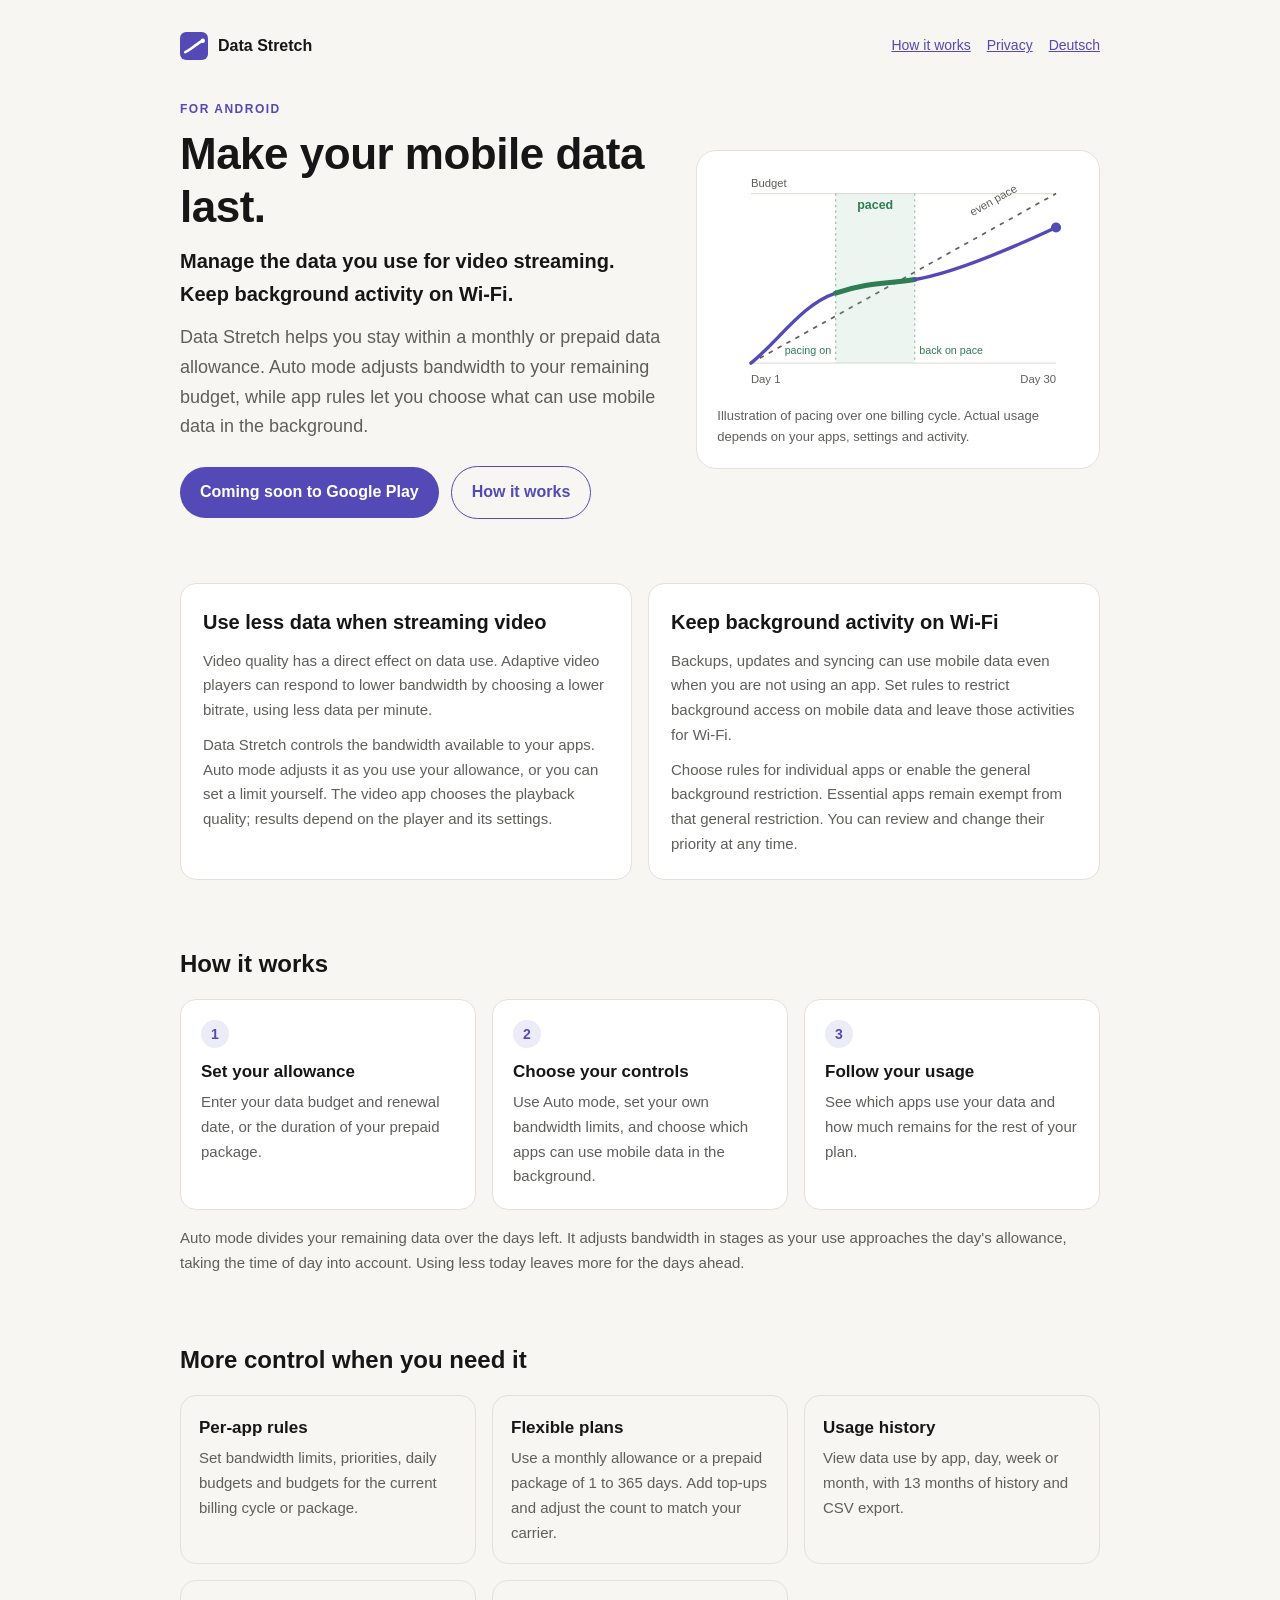
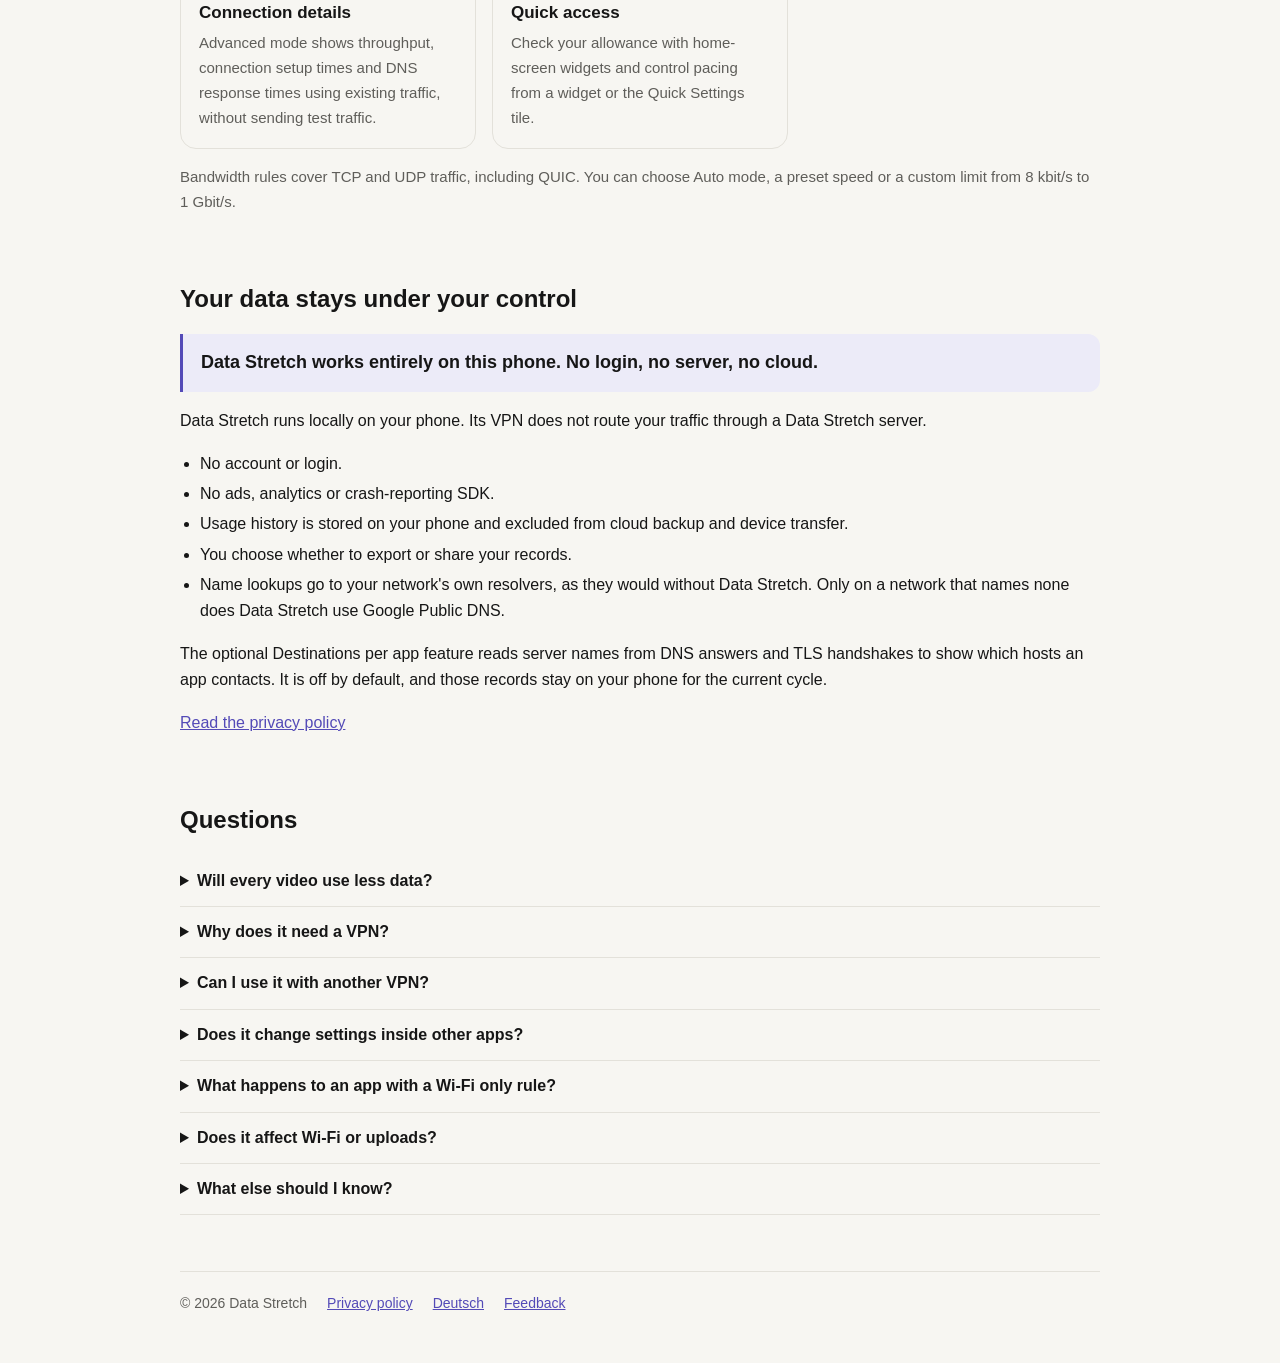
<file: index.html>
<!doctype html>
<html lang="en">
<head>
<meta charset="utf-8">
<meta name="viewport" content="width=device-width,initial-scale=1">
<title>Data Stretch | Manage video streaming and mobile data</title>
<meta name="description" content="Make your mobile data last with Data Stretch for Android. Manage streaming bandwidth, restrict background data use and track your allowance by app.">

<link rel="canonical" href="https://tensor-tide.github.io/datastretch/">
<link rel="alternate" hreflang="en" href="https://tensor-tide.github.io/datastretch/">
<link rel="alternate" hreflang="de" href="https://tensor-tide.github.io/datastretch/de/">
<link rel="alternate" hreflang="x-default" href="https://tensor-tide.github.io/datastretch/">
<link rel="icon" href="favicon.svg" type="image/svg+xml">
<link rel="apple-touch-icon" href="apple-touch-icon.png">
<meta name="theme-color" content="#f7f6f2" media="(prefers-color-scheme: light)">
<meta name="theme-color" content="#0e0e10" media="(prefers-color-scheme: dark)">
<meta property="og:type" content="website">
<meta property="og:site_name" content="Data Stretch">
<meta property="og:title" content="Data Stretch | Manage video streaming and mobile data">
<meta property="og:description" content="Manage streaming bandwidth and background data on Android, so your allowance lasts. Data Stretch works entirely on this phone. No login, no server, no cloud.">
<meta property="og:url" content="https://tensor-tide.github.io/datastretch/">
<meta property="og:image" content="https://tensor-tide.github.io/datastretch/og.png">
<meta property="og:image:width" content="1200">
<meta property="og:image:height" content="630">
<meta property="og:locale" content="en_GB">
<meta property="og:locale:alternate" content="de_DE">
<meta name="twitter:card" content="summary_large_image">
<link rel="stylesheet" href="style.css">
<script type="application/ld+json">
{
  "@context": "https://schema.org",
  "@type": "SoftwareApplication",
  "name": "Data Stretch",
  "operatingSystem": "Android",
  "applicationCategory": "UtilitiesApplication",
  "description": "Manages streaming bandwidth and background mobile data so a monthly or prepaid allowance lasts. Works entirely on the phone, with no account, server or cloud.",
  "url": "https://tensor-tide.github.io/datastretch/",
  "inLanguage": ["en", "de"]
}
</script>
</head>
<body class="wide">
<a class="skip" href="#main">Skip to content</a>
<header class="site-header">
  <a class="brand" href="./"><img src="favicon.svg" alt="" width="28" height="28">Data Stretch</a>
  <nav aria-label="Site">
    <a href="#how-it-works">How it works</a>
    <a href="privacy/">Privacy</a>
    <a href="de/" hreflang="de" lang="de">Deutsch</a>
  </nav>
</header>

<main id="main">
<div class="hero">
  <div>
    <div class="eyebrow">For Android</div>
    <h1>Make your mobile data last.</h1>
    <p class="sub">Manage the data you use for video streaming. Keep background activity on Wi-Fi.</p>
    <p class="lede">Data Stretch helps you stay within a monthly or prepaid data allowance. Auto mode adjusts bandwidth to your remaining budget, while app rules let you choose what can use mobile data in the background.</p>
    <div class="cta">
      <!-- The app is in closed testing; the listing is not public yet. When it is, this becomes a link to https://play.google.com/store/apps/details?id=app.datapace -->
      <span class="button" aria-disabled="true">Coming soon to Google Play</span>
      <a class="button ghost" href="#how-it-works">How it works</a>
    </div>
  </div>
  <figure class="pace-figure">
    <svg viewBox="0 0 320 200" role="img" aria-labelledby="pace-title pace-desc">
      <title id="pace-title">Data use against an even pace</title>
      <desc id="pace-desc">A dashed diagonal line shows an even pace from zero to the full budget at the end of the cycle. The actual usage line rises quickly at first, then flattens as pacing starts, and stays under the budget. A green band marks the days when Data Stretch paces; the line turns green inside it.</desc>
      <line x1="30" y1="20" x2="300" y2="20" style="stroke:var(--rule)" stroke-width="1"/>
      <line x1="30" y1="170" x2="300" y2="170" style="stroke:var(--rule)" stroke-width="1"/>
      <text x="30" y="14" font-size="10" style="fill:var(--soft)">Budget</text>
      <text x="30" y="188" font-size="10" style="fill:var(--soft)">Day 1</text>
      <text x="300" y="188" font-size="10" text-anchor="end" style="fill:var(--soft)">Day 30</text>
      <line x1="30" y1="170" x2="300" y2="20" style="stroke:var(--soft)" stroke-width="1.5" stroke-dasharray="4 5"/>
      <text x="226" y="40" font-size="10" style="fill:var(--soft)" transform="rotate(-29 226 40)">even pace</text>
      <rect x="105" y="20" width="70" height="150" style="fill:var(--paced-band)" fill-opacity=".16"/>
      <line x1="105" y1="20" x2="105" y2="170" style="stroke:var(--paced-band)" stroke-width="1" stroke-dasharray="2 3"/>
      <line x1="175" y1="20" x2="175" y2="170" style="stroke:var(--paced-band)" stroke-width="1" stroke-dasharray="2 3"/>
      <text x="101" y="162" font-size="9.5" text-anchor="end" style="fill:var(--paced)">pacing on</text>
      <text x="179" y="162" font-size="9.5" style="fill:var(--paced)">back on pace</text>
      <path d="M30 170 C55 150 75 118 105 108" fill="none" style="stroke:var(--accent)" stroke-width="3" stroke-linecap="round"/>
      <path d="M105 108 C135 98 150 100 175 96" fill="none" style="stroke:var(--paced)" stroke-width="4.5" stroke-linecap="round"/>
      <path d="M175 96 C200 92 240 78 300 50" fill="none" style="stroke:var(--accent)" stroke-width="3" stroke-linecap="round"/>
      <text x="140" y="34" font-size="11" font-weight="600" text-anchor="middle" style="fill:var(--paced)">paced</text>
      <circle cx="300" cy="50" r="4.5" style="fill:var(--accent)"/>
    </svg>
    <figcaption>Illustration of pacing over one billing cycle. Actual usage depends on your apps, settings and activity.</figcaption>
  </figure>
</div>

<section aria-labelledby="video-h">
  <div class="features two">
    <div>
      <h2 id="video-h">Use less data when streaming video</h2>
      <p>Video quality has a direct effect on data use. Adaptive video players can respond to lower bandwidth by choosing a lower bitrate, using less data per minute.</p>
      <p>Data Stretch controls the bandwidth available to your apps. Auto mode adjusts it as you use your allowance, or you can set a limit yourself. The video app chooses the playback quality; results depend on the player and its settings.</p>
    </div>
    <div>
      <h2 id="bg-h">Keep background activity on Wi-Fi</h2>
      <p>Backups, updates and syncing can use mobile data even when you are not using an app. Set rules to restrict background access on mobile data and leave those activities for Wi-Fi.</p>
      <p>Choose rules for individual apps or enable the general background restriction. Essential apps remain exempt from that general restriction. You can review and change their priority at any time.</p>
    </div>
  </div>
</section>

<section id="how-it-works" aria-labelledby="how-h">
  <h2 id="how-h">How it works</h2>
  <ol class="steps">
    <li><h3>Set your allowance</h3><p>Enter your data budget and renewal date, or the duration of your prepaid package.</p></li>
    <li><h3>Choose your controls</h3><p>Use Auto mode, set your own bandwidth limits, and choose which apps can use mobile data in the background.</p></li>
    <li><h3>Follow your usage</h3><p>See which apps use your data and how much remains for the rest of your plan.</p></li>
  </ol>
  <p class="soft after">Auto mode divides your remaining data over the days left. It adjusts bandwidth in stages as your use approaches the day's allowance, taking the time of day into account. Using less today leaves more for the days ahead.</p>
</section>

<section aria-labelledby="feat-h">
  <h2 id="feat-h">More control when you need it</h2>
  <div class="features">
    <div><h3>Per-app rules</h3><p>Set bandwidth limits, priorities, daily budgets and budgets for the current billing cycle or package.</p></div>
    <div><h3>Flexible plans</h3><p>Use a monthly allowance or a prepaid package of 1 to 365 days. Add top-ups and adjust the count to match your carrier.</p></div>
    <div><h3>Usage history</h3><p>View data use by app, day, week or month, with 13 months of history and CSV export.</p></div>
    <div><h3>Connection details</h3><p>Advanced mode shows throughput, connection setup times and DNS response times using existing traffic, without sending test traffic.</p></div>
    <div><h3>Quick access</h3><p>Check your allowance with home-screen widgets and control pacing from a widget or the Quick Settings tile.</p></div>
  </div>
  <p class="soft after">Bandwidth rules cover TCP and UDP traffic, including QUIC. You can choose Auto mode, a preset speed or a custom limit from 8 kbit/s to 1 Gbit/s.</p>
</section>

<section aria-labelledby="priv-h">
  <h2 id="priv-h">Your data stays under your control</h2>
  <p class="privacy-line">Data Stretch works entirely on this phone. No login, no server, no cloud.</p>
  <p>Data Stretch runs locally on your phone. Its VPN does not route your traffic through a Data Stretch server.</p>
  <ul>
    <li>No account or login.</li>
    <li>No ads, analytics or crash-reporting SDK.</li>
    <li>Usage history is stored on your phone and excluded from cloud backup and device transfer.</li>
    <li>You choose whether to export or share your records.</li>
    <li>Name lookups go to your network's own resolvers, as they would without Data Stretch. Only on a network that names none does Data Stretch use Google Public DNS.</li>
  </ul>
  <p>The optional Destinations per app feature reads server names from DNS answers and TLS handshakes to show which hosts an app contacts. It is off by default, and those records stay on your phone for the current cycle.</p>
  <p><a href="privacy/">Read the privacy policy</a></p>
</section>

<section aria-labelledby="faq-h">
  <h2 id="faq-h">Questions</h2>
  <details><summary>Will every video use less data?</summary><p>The effect depends on the video app and its quality settings. Adaptive playback can select a lower bitrate when less bandwidth is available. A player set to a fixed quality may buffer instead. Data Stretch does not compress or re-encode video, and its bandwidth limits also affect other traffic covered by the same rules.</p></details>
  <details><summary>Why does it need a VPN?</summary><p>Data Stretch uses Android's VpnService to apply traffic rules locally. The tunnel stays on your device; your apps still connect to their usual services. It does not provide a remote VPN server or change your location.</p></details>
  <details><summary>Can I use it with another VPN?</summary><p>While another VPN is active, Data Stretch can keep counting usage but cannot apply its pacing rules.</p></details>
  <details><summary>Does it change settings inside other apps?</summary><p>No. Data Stretch controls network access and bandwidth. It does not change a video app's quality setting or a backup app's schedule. Each app decides when to resume its work once access is available.</p></details>
  <details><summary>What happens to an app with a Wi-Fi only rule?</summary><p>Its background mobile access is restricted. By default, opening the app allows limited mobile access at up to 128 kbit/s, subject to any stricter speed limit. To block that access too, enable “Cut off apps on screen too.”</p></details>
  <details><summary>Does it affect Wi-Fi or uploads?</summary><p>By default, Wi-Fi traffic is neither counted nor paced. You can include it with “Treat Wi-Fi as mobile data.” Uploads count toward your allowance but are not speed-limited; rules that block an app's access can also prevent uploads.</p></details>
  <details><summary>What else should I know?</summary><p>Hotspot traffic is counted but not paced. Apps in a work profile are outside Data Stretch's counting and pacing. Speeds are approximate, and Android's usage figures can differ from your carrier's.</p></details>
</section>
</main>

<footer class="site-footer">
  <span>© 2026 Data Stretch</span>
  <a href="privacy/">Privacy policy</a>
  <a href="de/" hreflang="de" lang="de">Deutsch</a>
  <a href="feedback/">Feedback</a>
</footer>
</body>
</html>
</file>
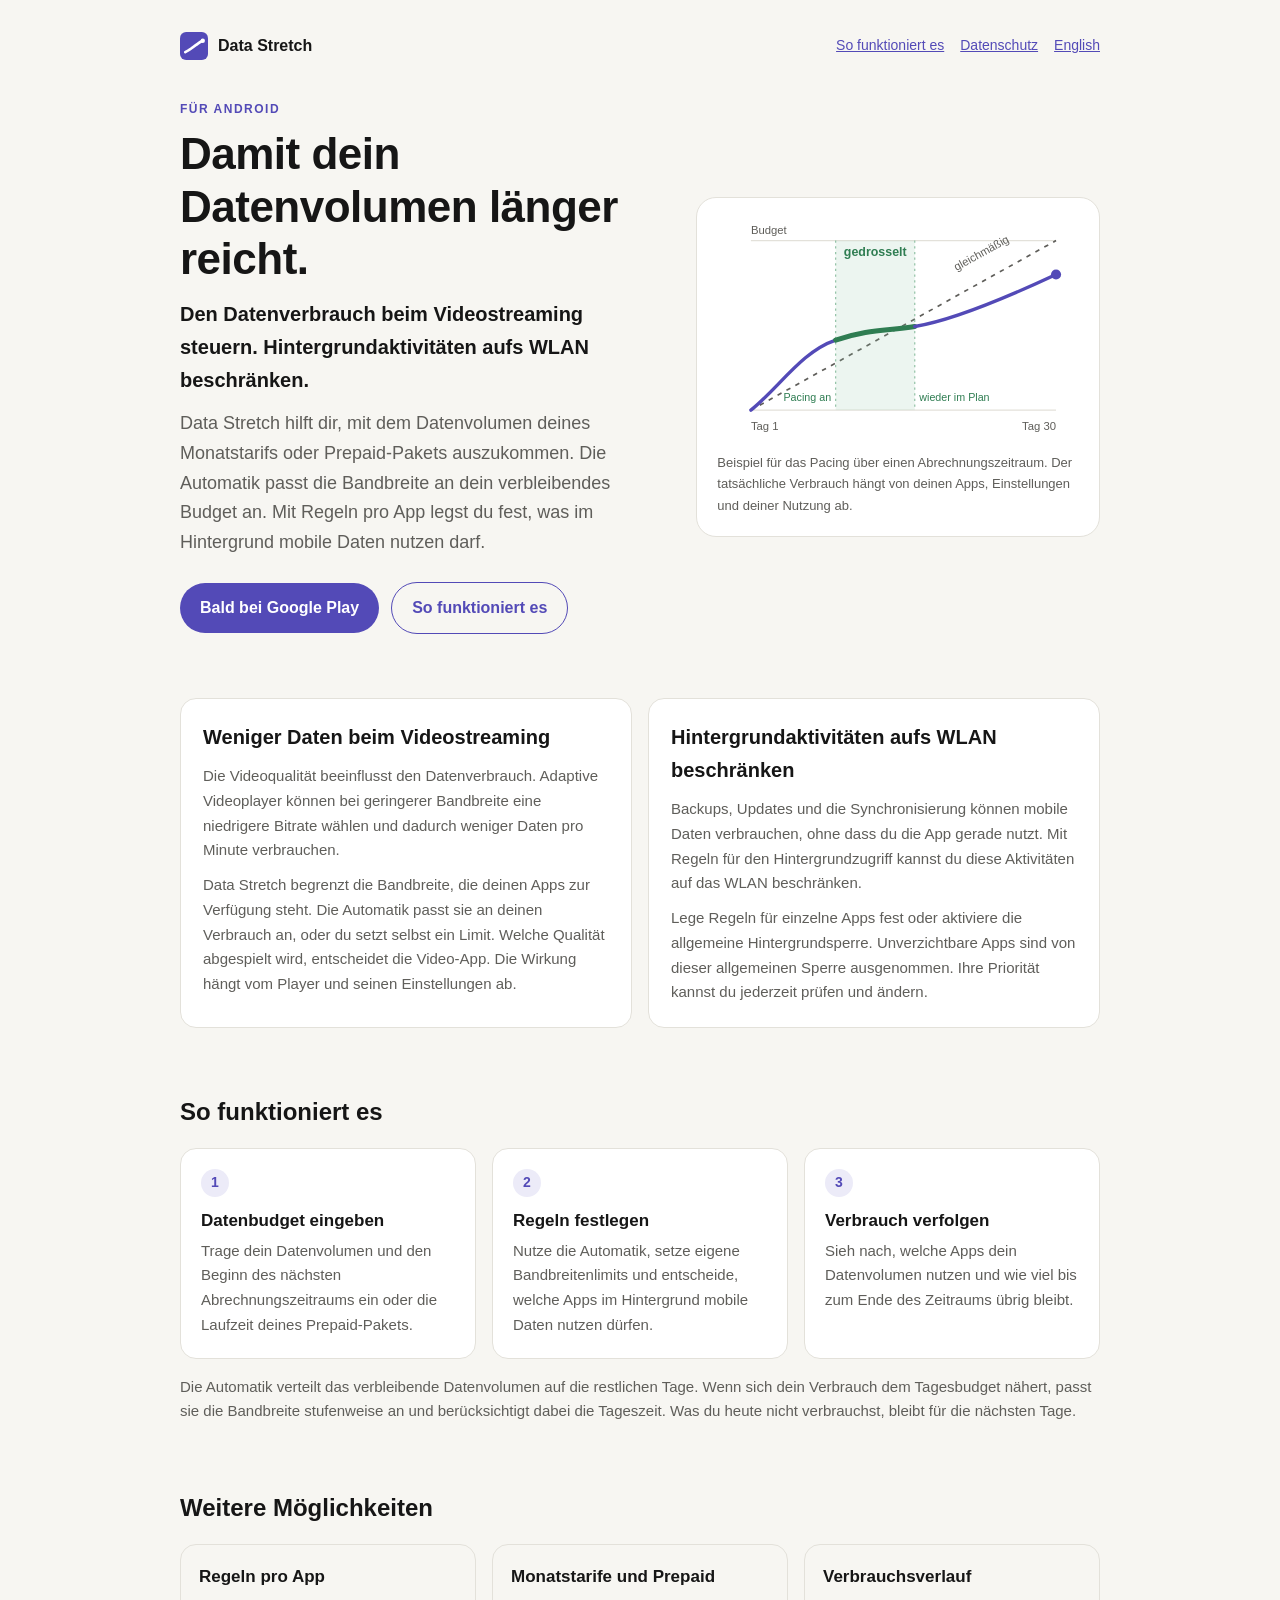
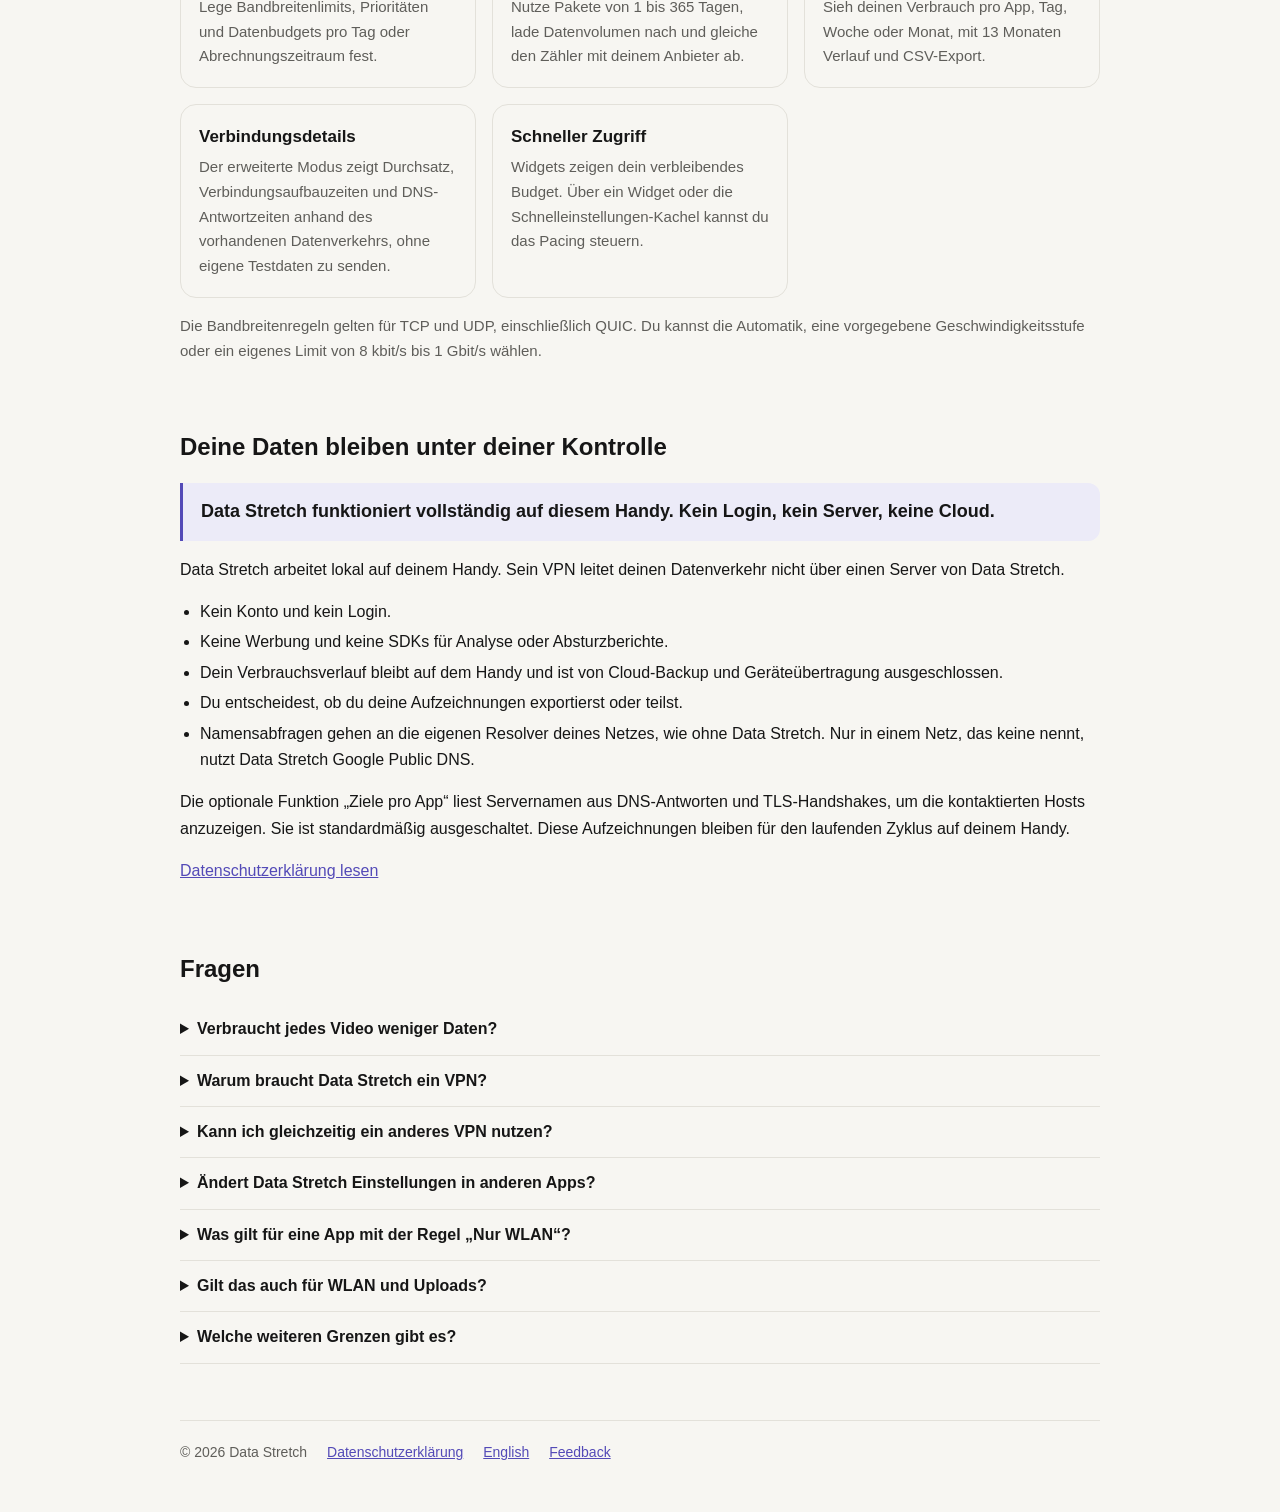
<file: de/index.html>
<!doctype html>
<html lang="de">
<head>
<meta charset="utf-8">
<meta name="viewport" content="width=device-width,initial-scale=1">
<title>Data Stretch | Videostreaming und Datenverbrauch steuern</title>
<meta name="description" content="Damit dein Datenvolumen länger reicht: Mit Data Stretch für Android steuerst du Streaming-Bandbreite und Hintergrunddaten und siehst den Verbrauch pro App.">
<link rel="canonical" href="https://tensor-tide.github.io/datastretch/de/">
<link rel="alternate" hreflang="en" href="https://tensor-tide.github.io/datastretch/">
<link rel="alternate" hreflang="de" href="https://tensor-tide.github.io/datastretch/de/">
<link rel="alternate" hreflang="x-default" href="https://tensor-tide.github.io/datastretch/">
<link rel="icon" href="../favicon.svg" type="image/svg+xml">
<link rel="apple-touch-icon" href="../apple-touch-icon.png">
<meta name="theme-color" content="#f7f6f2" media="(prefers-color-scheme: light)">
<meta name="theme-color" content="#0e0e10" media="(prefers-color-scheme: dark)">
<meta property="og:type" content="website">
<meta property="og:site_name" content="Data Stretch">
<meta property="og:title" content="Data Stretch | Videostreaming und Datenverbrauch steuern">
<meta property="og:description" content="Streaming-Bandbreite und Hintergrunddaten auf Android steuern, damit dein Datenvolumen reicht. Data Stretch funktioniert vollständig auf diesem Handy. Kein Login, kein Server, keine Cloud.">
<meta property="og:url" content="https://tensor-tide.github.io/datastretch/de/">
<meta property="og:image" content="https://tensor-tide.github.io/datastretch/og.png">
<meta property="og:image:width" content="1200">
<meta property="og:image:height" content="630">
<meta property="og:locale" content="de_DE">
<meta property="og:locale:alternate" content="en_GB">
<meta name="twitter:card" content="summary_large_image">
<link rel="stylesheet" href="../style.css">
<script type="application/ld+json">
{
  "@context": "https://schema.org",
  "@type": "SoftwareApplication",
  "name": "Data Stretch",
  "operatingSystem": "Android",
  "applicationCategory": "UtilitiesApplication",
  "description": "Steuert Streaming-Bandbreite und mobile Hintergrunddaten, damit das Datenvolumen eines Monatstarifs oder Prepaid-Pakets reicht. Läuft vollständig auf dem Handy, ohne Konto, Server oder Cloud.",
  "url": "https://tensor-tide.github.io/datastretch/de/",
  "inLanguage": ["de", "en"]
}
</script>
</head>
<body class="wide">
<a class="skip" href="#main">Zum Inhalt springen</a>
<header class="site-header">
  <a class="brand" href="./"><img src="../favicon.svg" alt="" width="28" height="28">Data Stretch</a>
  <nav aria-label="Website">
    <a href="#so-funktioniert-es">So funktioniert es</a>
    <a href="../privacy/#de">Datenschutz</a>
    <a href="../" hreflang="en" lang="en">English</a>
  </nav>
</header>

<main id="main">
<div class="hero">
  <div>
    <div class="eyebrow">Für Android</div>
    <h1>Damit dein Datenvolumen länger reicht.</h1>
    <p class="sub">Den Datenverbrauch beim Videostreaming steuern. Hintergrundaktivitäten aufs WLAN beschränken.</p>
    <p class="lede">Data Stretch hilft dir, mit dem Datenvolumen deines Monatstarifs oder Prepaid-Pakets auszukommen. Die Automatik passt die Bandbreite an dein verbleibendes Budget an. Mit Regeln pro App legst du fest, was im Hintergrund mobile Daten nutzen darf.</p>
    <div class="cta">
      <!-- Die App ist im geschlossenen Test; der Eintrag ist noch nicht öffentlich. Danach ein Link auf https://play.google.com/store/apps/details?id=app.datapace&hl=de -->
      <span class="button" aria-disabled="true">Bald bei Google Play</span>
      <a class="button ghost" href="#so-funktioniert-es">So funktioniert es</a>
    </div>
  </div>
  <figure class="pace-figure">
    <svg viewBox="0 0 320 200" role="img" aria-labelledby="pace-title pace-desc">
      <title id="pace-title">Datenverbrauch im Vergleich zum gleichmäßigen Tempo</title>
      <desc id="pace-desc">Eine gestrichelte Diagonale zeigt ein gleichmäßiges Tempo von null bis zum vollen Budget am Ende des Zyklus. Die Verbrauchslinie steigt anfangs schnell, flacht ab, sobald das Pacing einsetzt, und bleibt unter dem Budget. Ein grünes Band markiert die Tage, an denen Data Stretch drosselt; die Linie wird darin grün.</desc>
      <line x1="30" y1="20" x2="300" y2="20" style="stroke:var(--rule)" stroke-width="1"/>
      <line x1="30" y1="170" x2="300" y2="170" style="stroke:var(--rule)" stroke-width="1"/>
      <text x="30" y="14" font-size="10" style="fill:var(--soft)">Budget</text>
      <text x="30" y="188" font-size="10" style="fill:var(--soft)">Tag 1</text>
      <text x="300" y="188" font-size="10" text-anchor="end" style="fill:var(--soft)">Tag 30</text>
      <line x1="30" y1="170" x2="300" y2="20" style="stroke:var(--soft)" stroke-width="1.5" stroke-dasharray="4 5"/>
      <text x="212" y="47" font-size="10" style="fill:var(--soft)" transform="rotate(-29 212 47)">gleichmäßig</text>
      <rect x="105" y="20" width="70" height="150" style="fill:var(--paced-band)" fill-opacity=".16"/>
      <line x1="105" y1="20" x2="105" y2="170" style="stroke:var(--paced-band)" stroke-width="1" stroke-dasharray="2 3"/>
      <line x1="175" y1="20" x2="175" y2="170" style="stroke:var(--paced-band)" stroke-width="1" stroke-dasharray="2 3"/>
      <text x="101" y="162" font-size="9.5" text-anchor="end" style="fill:var(--paced)">Pacing an</text>
      <text x="179" y="162" font-size="9.5" style="fill:var(--paced)">wieder im Plan</text>
      <path d="M30 170 C55 150 75 118 105 108" fill="none" style="stroke:var(--accent)" stroke-width="3" stroke-linecap="round"/>
      <path d="M105 108 C135 98 150 100 175 96" fill="none" style="stroke:var(--paced)" stroke-width="4.5" stroke-linecap="round"/>
      <path d="M175 96 C200 92 240 78 300 50" fill="none" style="stroke:var(--accent)" stroke-width="3" stroke-linecap="round"/>
      <text x="140" y="34" font-size="11" font-weight="600" text-anchor="middle" style="fill:var(--paced)">gedrosselt</text>
      <circle cx="300" cy="50" r="4.5" style="fill:var(--accent)"/>
    </svg>
    <figcaption>Beispiel für das Pacing über einen Abrechnungszeitraum. Der tatsächliche Verbrauch hängt von deinen Apps, Einstellungen und deiner Nutzung ab.</figcaption>
  </figure>
</div>

<section aria-labelledby="video-h">
  <div class="features two">
    <div>
      <h2 id="video-h">Weniger Daten beim Videostreaming</h2>
      <p>Die Videoqualität beeinflusst den Datenverbrauch. Adaptive Videoplayer können bei geringerer Bandbreite eine niedrigere Bitrate wählen und dadurch weniger Daten pro Minute verbrauchen.</p>
      <p>Data Stretch begrenzt die Bandbreite, die deinen Apps zur Verfügung steht. Die Automatik passt sie an deinen Verbrauch an, oder du setzt selbst ein Limit. Welche Qualität abgespielt wird, entscheidet die Video-App. Die Wirkung hängt vom Player und seinen Einstellungen ab.</p>
    </div>
    <div>
      <h2 id="bg-h">Hintergrundaktivitäten aufs WLAN beschränken</h2>
      <p>Backups, Updates und die Synchronisierung können mobile Daten verbrauchen, ohne dass du die App gerade nutzt. Mit Regeln für den Hintergrundzugriff kannst du diese Aktivitäten auf das WLAN beschränken.</p>
      <p>Lege Regeln für einzelne Apps fest oder aktiviere die allgemeine Hintergrundsperre. Unverzichtbare Apps sind von dieser allgemeinen Sperre ausgenommen. Ihre Priorität kannst du jederzeit prüfen und ändern.</p>
    </div>
  </div>
</section>

<section id="so-funktioniert-es" aria-labelledby="how-h">
  <h2 id="how-h">So funktioniert es</h2>
  <ol class="steps">
    <li><h3>Datenbudget eingeben</h3><p>Trage dein Datenvolumen und den Beginn des nächsten Abrechnungszeitraums ein oder die Laufzeit deines Prepaid-Pakets.</p></li>
    <li><h3>Regeln festlegen</h3><p>Nutze die Automatik, setze eigene Bandbreitenlimits und entscheide, welche Apps im Hintergrund mobile Daten nutzen dürfen.</p></li>
    <li><h3>Verbrauch verfolgen</h3><p>Sieh nach, welche Apps dein Datenvolumen nutzen und wie viel bis zum Ende des Zeitraums übrig bleibt.</p></li>
  </ol>
  <p class="soft after">Die Automatik verteilt das verbleibende Datenvolumen auf die restlichen Tage. Wenn sich dein Verbrauch dem Tagesbudget nähert, passt sie die Bandbreite stufenweise an und berücksichtigt dabei die Tageszeit. Was du heute nicht verbrauchst, bleibt für die nächsten Tage.</p>
</section>

<section aria-labelledby="feat-h">
  <h2 id="feat-h">Weitere Möglichkeiten</h2>
  <div class="features">
    <div><h3>Regeln pro App</h3><p>Lege Bandbreitenlimits, Prioritäten und Datenbudgets pro Tag oder Abrechnungszeitraum fest.</p></div>
    <div><h3>Monatstarife und Prepaid</h3><p>Nutze Pakete von 1 bis 365 Tagen, lade Datenvolumen nach und gleiche den Zähler mit deinem Anbieter ab.</p></div>
    <div><h3>Verbrauchsverlauf</h3><p>Sieh deinen Verbrauch pro App, Tag, Woche oder Monat, mit 13 Monaten Verlauf und CSV-Export.</p></div>
    <div><h3>Verbindungsdetails</h3><p>Der erweiterte Modus zeigt Durchsatz, Verbindungsaufbauzeiten und DNS-Antwortzeiten anhand des vorhandenen Datenverkehrs, ohne eigene Testdaten zu senden.</p></div>
    <div><h3>Schneller Zugriff</h3><p>Widgets zeigen dein verbleibendes Budget. Über ein Widget oder die Schnelleinstellungen-Kachel kannst du das Pacing steuern.</p></div>
  </div>
  <p class="soft after">Die Bandbreitenregeln gelten für TCP und UDP, einschließlich QUIC. Du kannst die Automatik, eine vorgegebene Geschwindigkeitsstufe oder ein eigenes Limit von 8 kbit/s bis 1 Gbit/s wählen.</p>
</section>

<section aria-labelledby="priv-h">
  <h2 id="priv-h">Deine Daten bleiben unter deiner Kontrolle</h2>
  <p class="privacy-line">Data Stretch funktioniert vollständig auf diesem Handy. Kein Login, kein Server, keine Cloud.</p>
  <p>Data Stretch arbeitet lokal auf deinem Handy. Sein VPN leitet deinen Datenverkehr nicht über einen Server von Data Stretch.</p>
  <ul>
    <li>Kein Konto und kein Login.</li>
    <li>Keine Werbung und keine SDKs für Analyse oder Absturzberichte.</li>
    <li>Dein Verbrauchsverlauf bleibt auf dem Handy und ist von Cloud-Backup und Geräteübertragung ausgeschlossen.</li>
    <li>Du entscheidest, ob du deine Aufzeichnungen exportierst oder teilst.</li>
    <li>Namensabfragen gehen an die eigenen Resolver deines Netzes, wie ohne Data Stretch. Nur in einem Netz, das keine nennt, nutzt Data Stretch Google Public DNS.</li>
  </ul>
  <p>Die optionale Funktion „Ziele pro App“ liest Servernamen aus DNS-Antworten und TLS-Handshakes, um die kontaktierten Hosts anzuzeigen. Sie ist standardmäßig ausgeschaltet. Diese Aufzeichnungen bleiben für den laufenden Zyklus auf deinem Handy.</p>
  <p><a href="../privacy/#de">Datenschutzerklärung lesen</a></p>
</section>

<section aria-labelledby="faq-h">
  <h2 id="faq-h">Fragen</h2>
  <details><summary>Verbraucht jedes Video weniger Daten?</summary><p>Das hängt von der Video-App und ihren Qualitätseinstellungen ab. Adaptive Wiedergabe kann bei geringerer Bandbreite eine niedrigere Bitrate wählen. Bei fest eingestellter Qualität kann die Wiedergabe stattdessen stocken. Data Stretch komprimiert keine Videos und kodiert sie nicht neu. Die Bandbreitenlimits gelten auch für anderen Datenverkehr, der denselben Regeln unterliegt.</p></details>
  <details><summary>Warum braucht Data Stretch ein VPN?</summary><p>Data Stretch nutzt Androids VpnService, um die Regeln lokal anzuwenden. Der Tunnel bleibt auf deinem Gerät; deine Apps verbinden sich weiterhin mit ihren gewohnten Diensten. Data Stretch bietet keinen entfernten VPN-Server und ändert deinen Standort nicht.</p></details>
  <details><summary>Kann ich gleichzeitig ein anderes VPN nutzen?</summary><p>Solange ein anderes VPN aktiv ist, kann Data Stretch den Verbrauch weiter zählen, aber seine Pacing-Regeln nicht anwenden.</p></details>
  <details><summary>Ändert Data Stretch Einstellungen in anderen Apps?</summary><p>Nein. Data Stretch steuert Netzwerkzugriff und Bandbreite. Es ändert weder die Videoqualität in einer anderen App noch deren Backup-Zeitplan. Wann eine App ihre Arbeit fortsetzt, sobald wieder Zugriff besteht, entscheidet sie selbst.</p></details>
  <details><summary>Was gilt für eine App mit der Regel „Nur WLAN“?</summary><p>Ihr mobiler Hintergrundzugriff wird eingeschränkt. Öffnest du die App, erhält sie standardmäßig begrenzten mobilen Zugriff mit bis zu 128 kbit/s; strengere Tempolimits gelten weiterhin. Mit „Mobile Daten auch für die geöffnete App sperren“ in den Einstellungen sperrst du auch diesen Zugriff.</p></details>
  <details><summary>Gilt das auch für WLAN und Uploads?</summary><p>Standardmäßig wird WLAN-Verkehr weder gezählt noch gedrosselt. Mit „WLAN wie mobile Daten behandeln“ kannst du ihn einbeziehen. Uploads zählen zum Datenverbrauch, werden aber nicht in der Geschwindigkeit begrenzt. Regeln, die den Zugriff einer App sperren, können auch Uploads verhindern.</p></details>
  <details><summary>Welche weiteren Grenzen gibt es?</summary><p>Hotspot-Daten werden gezählt, aber nicht gedrosselt. Apps im Arbeitsprofil werden weder gezählt noch gedrosselt. Geschwindigkeiten sind Näherungswerte, und Androids Verbrauchszähler kann vom Zähler deines Anbieters abweichen.</p></details>
</section>
</main>

<footer class="site-footer">
  <span>© 2026 Data Stretch</span>
  <a href="../privacy/#de">Datenschutzerklärung</a>
  <a href="../" hreflang="en" lang="en">English</a>
  <a href="../feedback/#de">Feedback</a>
</footer>
</body>
</html>
</file>
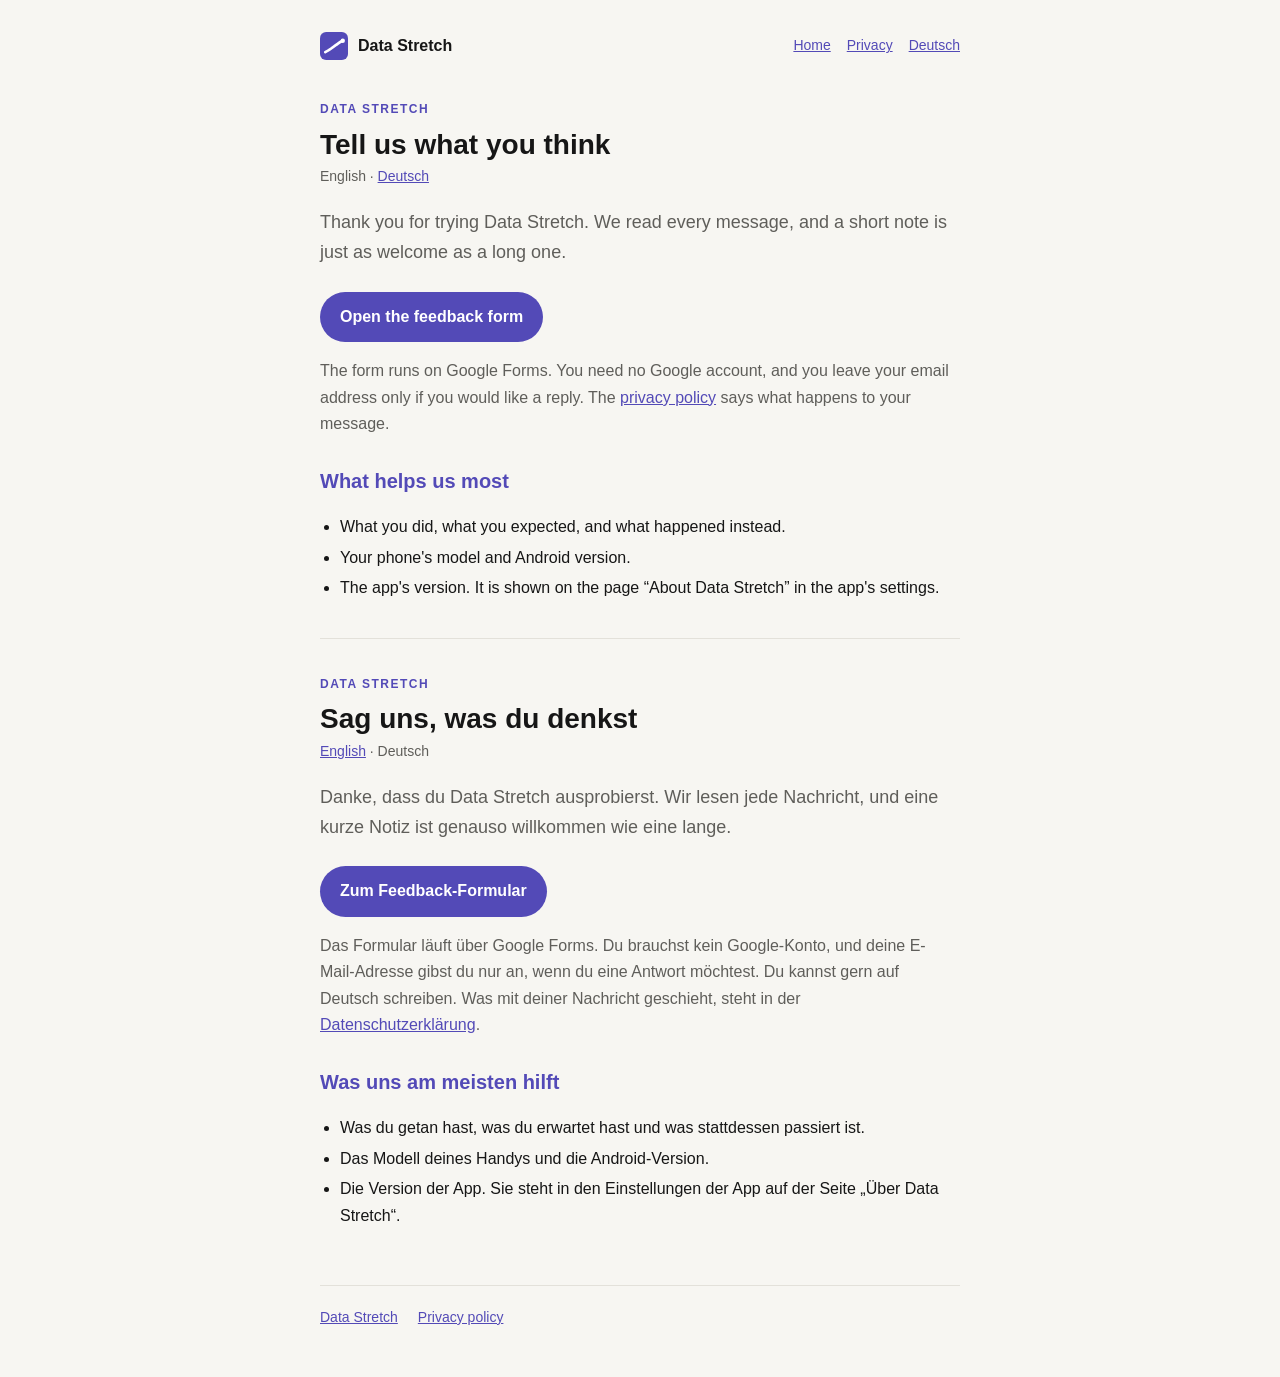
<file: feedback/index.html>
<!doctype html><html lang="en"><head><meta charset="utf-8"><meta name="viewport" content="width=device-width,initial-scale=1"><title>Data Stretch · Feedback</title>
<meta name="description" content="How to send feedback about the Data Stretch Android app, in English and German.">
<link rel="canonical" href="https://tensor-tide.github.io/datastretch/feedback/">
<link rel="icon" href="../favicon.svg" type="image/svg+xml">
<link rel="apple-touch-icon" href="../apple-touch-icon.png">
<meta name="theme-color" content="#f7f6f2" media="(prefers-color-scheme: light)">
<meta name="theme-color" content="#0e0e10" media="(prefers-color-scheme: dark)">
<meta property="og:title" content="Data Stretch · Feedback">
<meta property="og:url" content="https://tensor-tide.github.io/datastretch/feedback/">
<meta property="og:image" content="https://tensor-tide.github.io/datastretch/og.png">
<link rel="stylesheet" href="../style.css"></head>
<body class="legal">
<header class="site-header" id="top">
  <a class="brand" href="../"><img src="../favicon.svg" alt="" width="28" height="28">Data Stretch</a>
  <nav aria-label="Site"><a href="../">Home</a><a href="../privacy/">Privacy</a><a href="#de" hreflang="de" lang="de">Deutsch</a></nav>
</header>
<main>
<div class="eyebrow">Data Stretch</div><h1>Tell us what you think</h1>
<p class="lang soft">English · <a href="#de">Deutsch</a></p>
<p class="lede">Thank you for trying Data Stretch. We read every message, and a short note is just as welcome as a long one.</p>
<p class="cta"><a class="button" href="https://forms.gle/FAR3gqB3XLhkgZEE9">Open the feedback form</a></p>
<p class="soft">The form runs on Google Forms. You need no Google account, and you leave your email address only if you would like a reply. The <a href="../privacy/#feedback">privacy policy</a> says what happens to your message.</p>

<h2>What helps us most</h2>
<ul>
  <li>What you did, what you expected, and what happened instead.</li>
  <li>Your phone's model and Android version.</li>
  <li>The app's version. It is shown on the page “About Data Stretch” in the app's settings.</li>
</ul>

<div id="de" lang="de">
<hr>
<div class="eyebrow">Data Stretch</div><h1>Sag uns, was du denkst</h1>
<p class="lang soft"><a href="#top" hreflang="en" lang="en">English</a> · Deutsch</p>
<p class="lede">Danke, dass du Data Stretch ausprobierst. Wir lesen jede Nachricht, und eine kurze Notiz ist genauso willkommen wie eine lange.</p>
<p class="cta"><a class="button" href="https://forms.gle/FAR3gqB3XLhkgZEE9">Zum Feedback-Formular</a></p>
<p class="soft">Das Formular läuft über Google Forms. Du brauchst kein Google-Konto, und deine E-Mail-Adresse gibst du nur an, wenn du eine Antwort möchtest. Du kannst gern auf Deutsch schreiben. Was mit deiner Nachricht geschieht, steht in der <a href="../privacy/#feedback-de">Datenschutzerklärung</a>.</p>

<h2>Was uns am meisten hilft</h2>
<ul>
  <li>Was du getan hast, was du erwartet hast und was stattdessen passiert ist.</li>
  <li>Das Modell deines Handys und die Android-Version.</li>
  <li>Die Version der App. Sie steht in den Einstellungen der App auf der Seite „Über Data Stretch“.</li>
</ul>
</div>
</main>
<footer class="site-footer">
  <a href="../">Data Stretch</a>
  <a href="../privacy/">Privacy policy</a>
</footer>
</body></html>
</file>
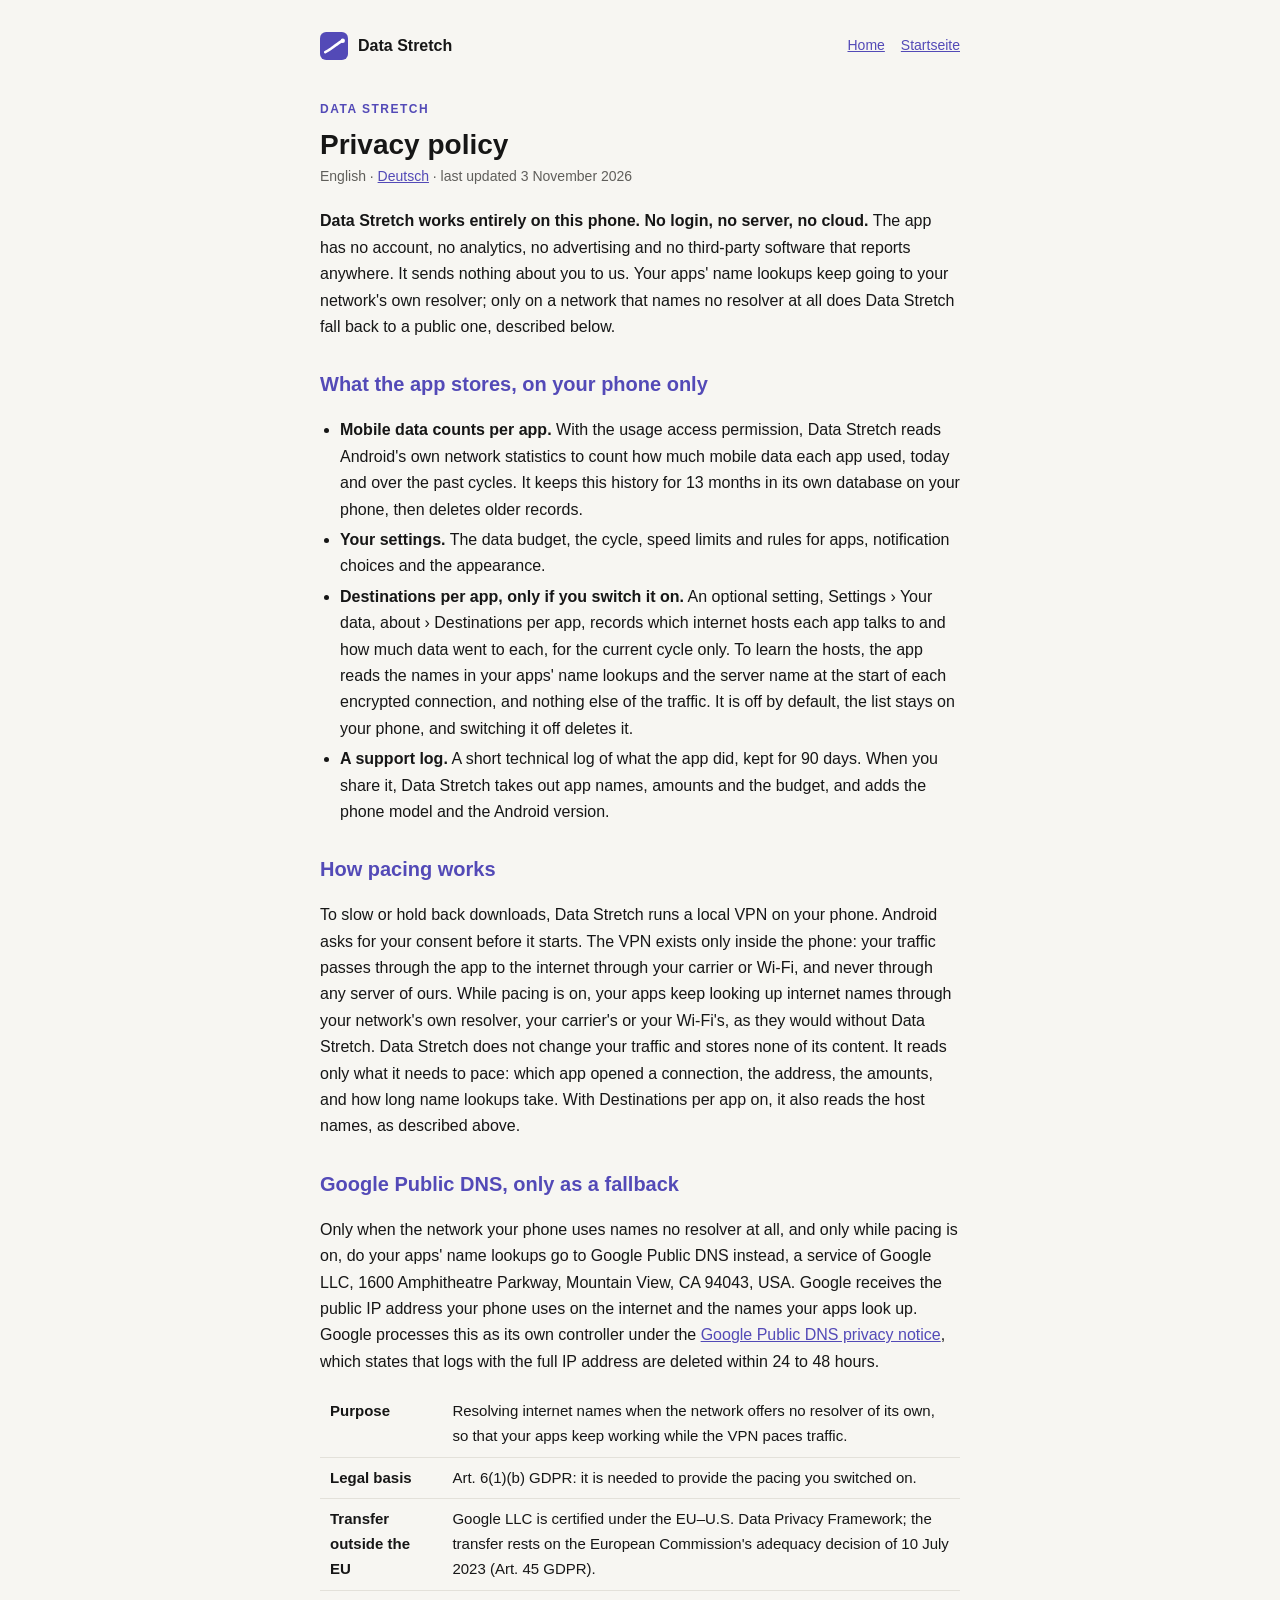
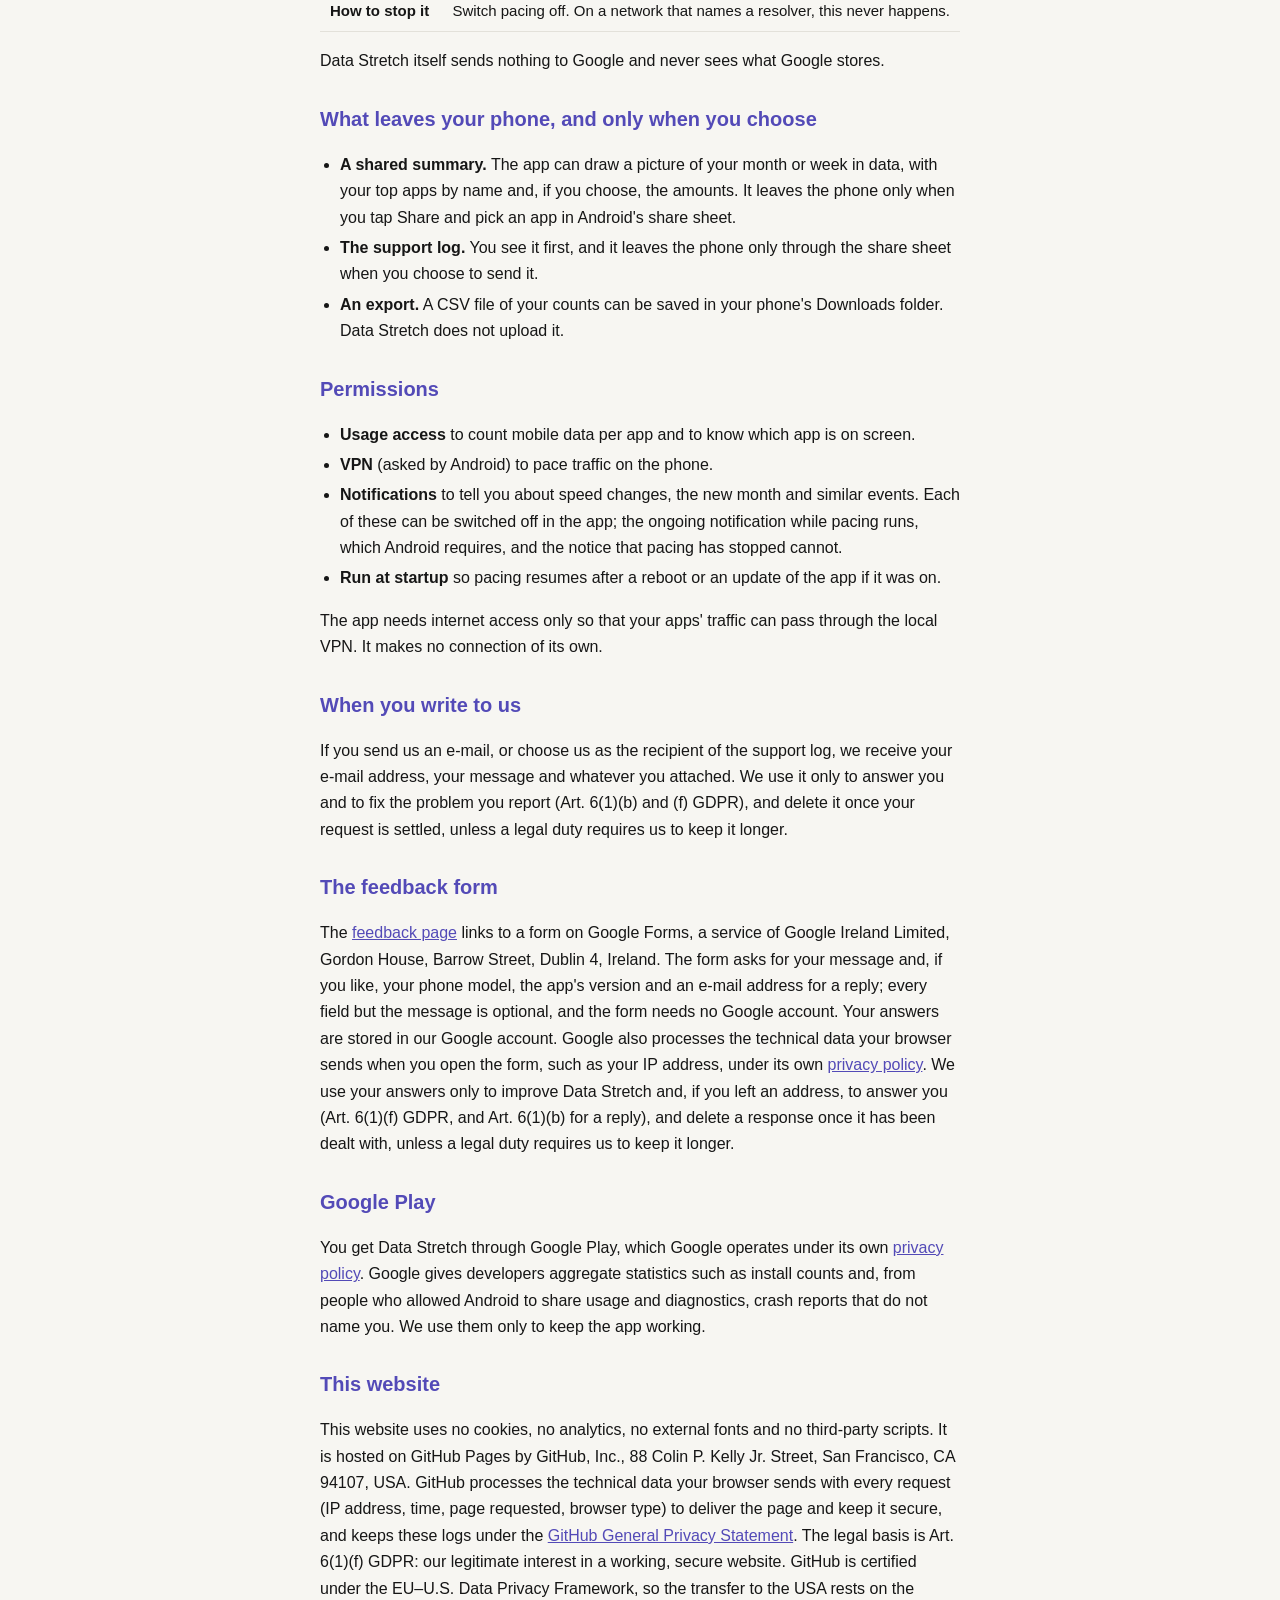
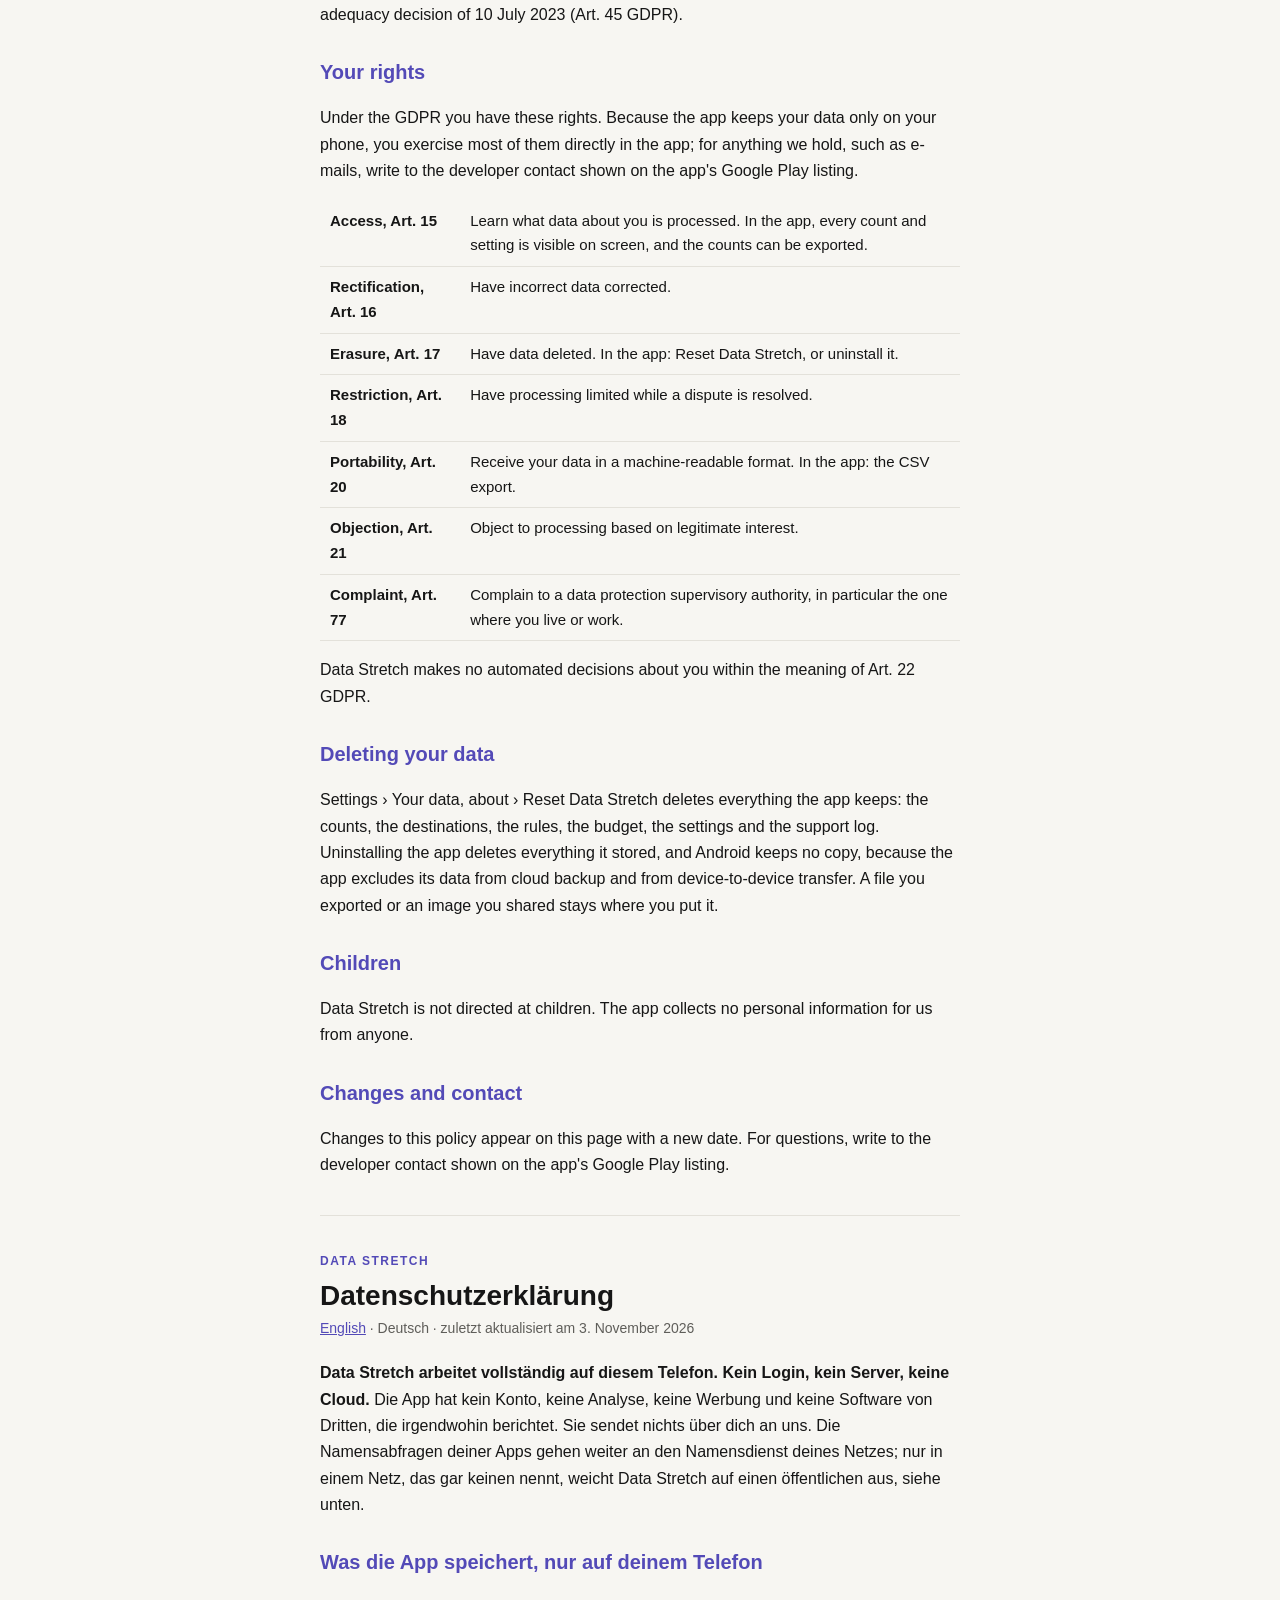
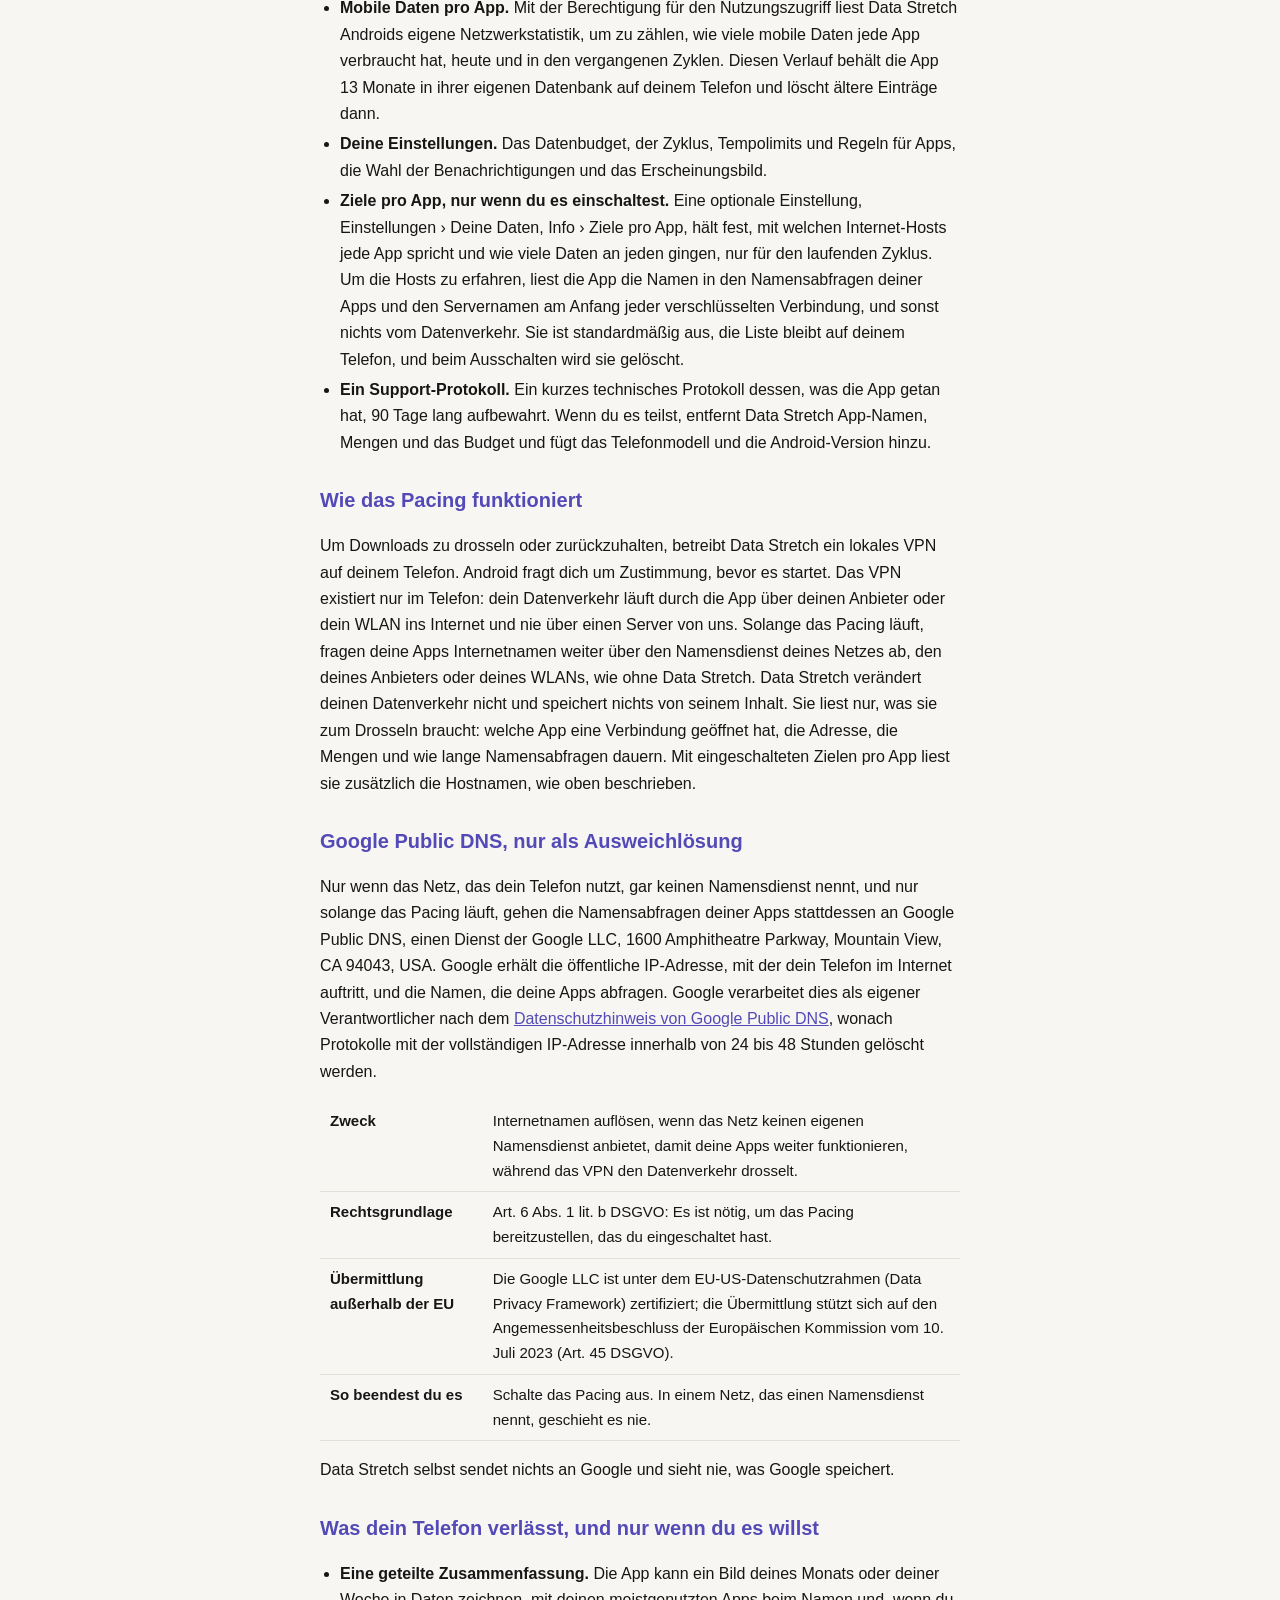
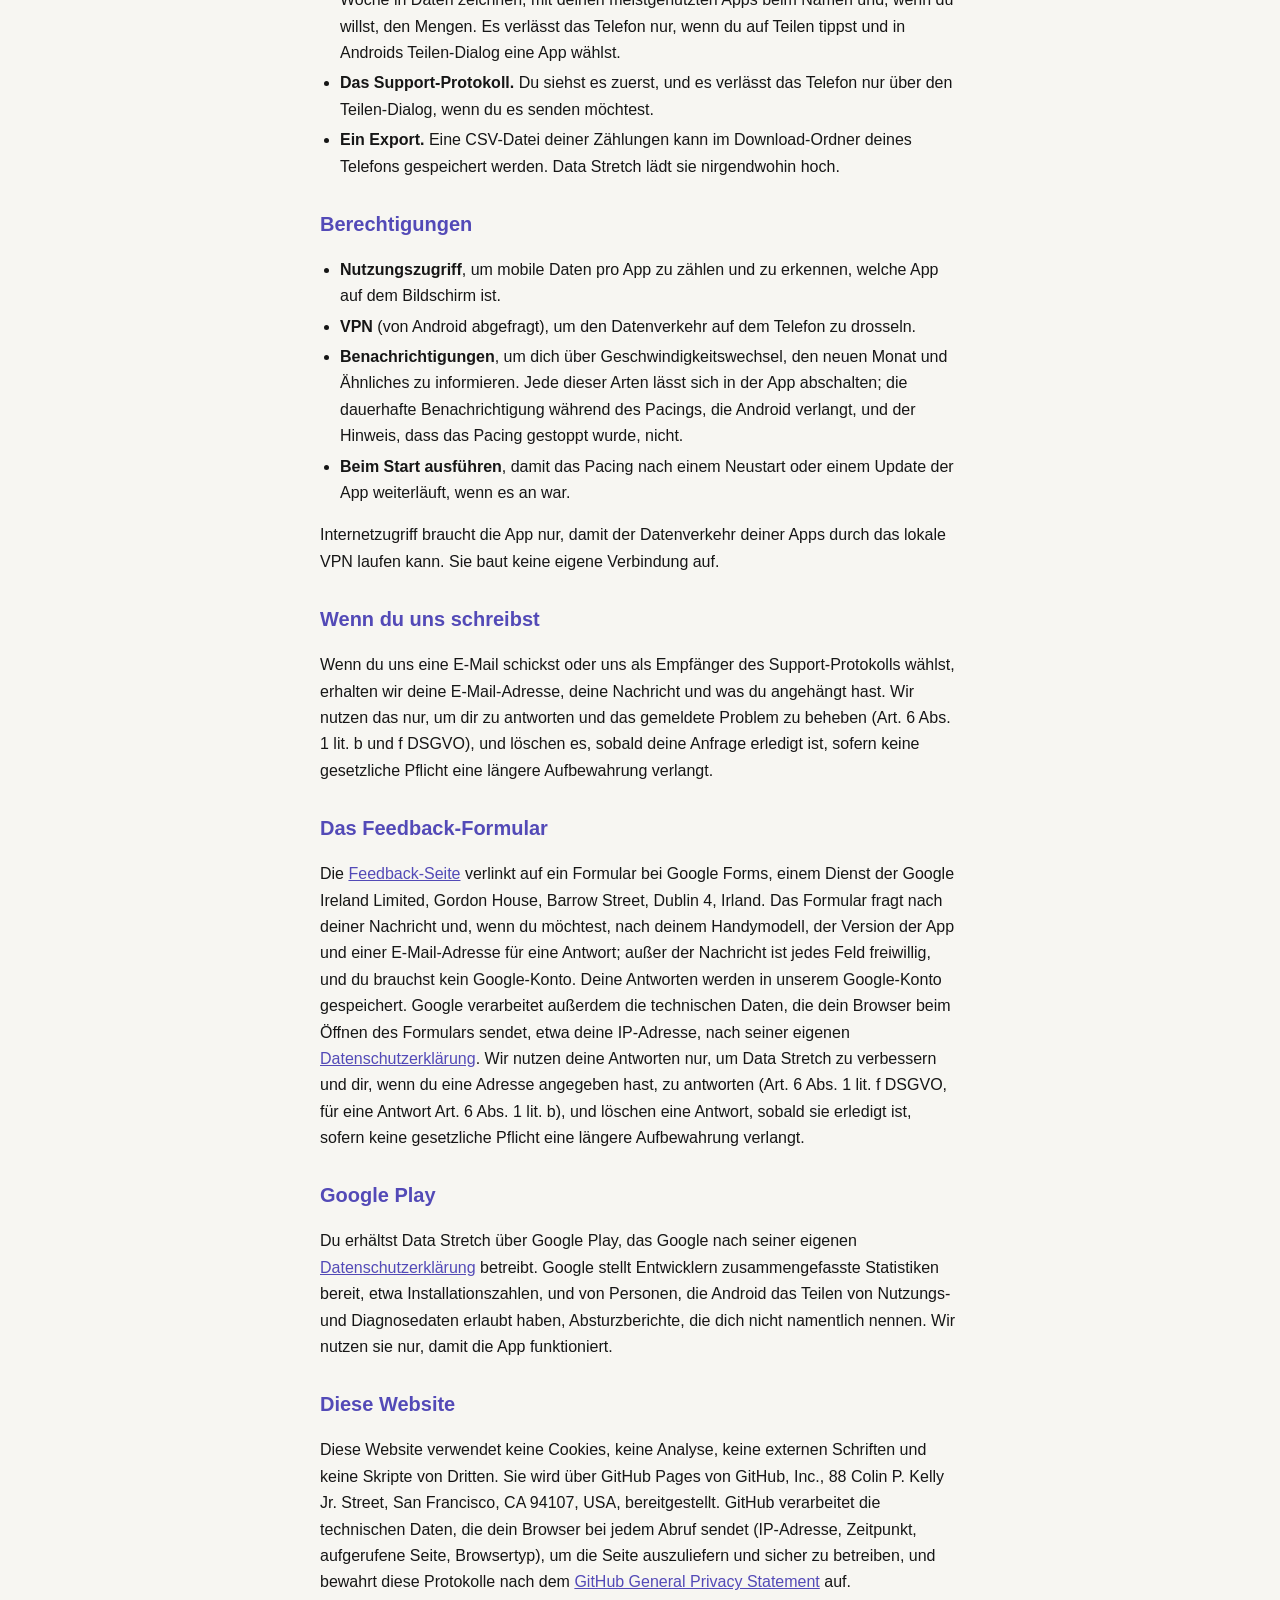
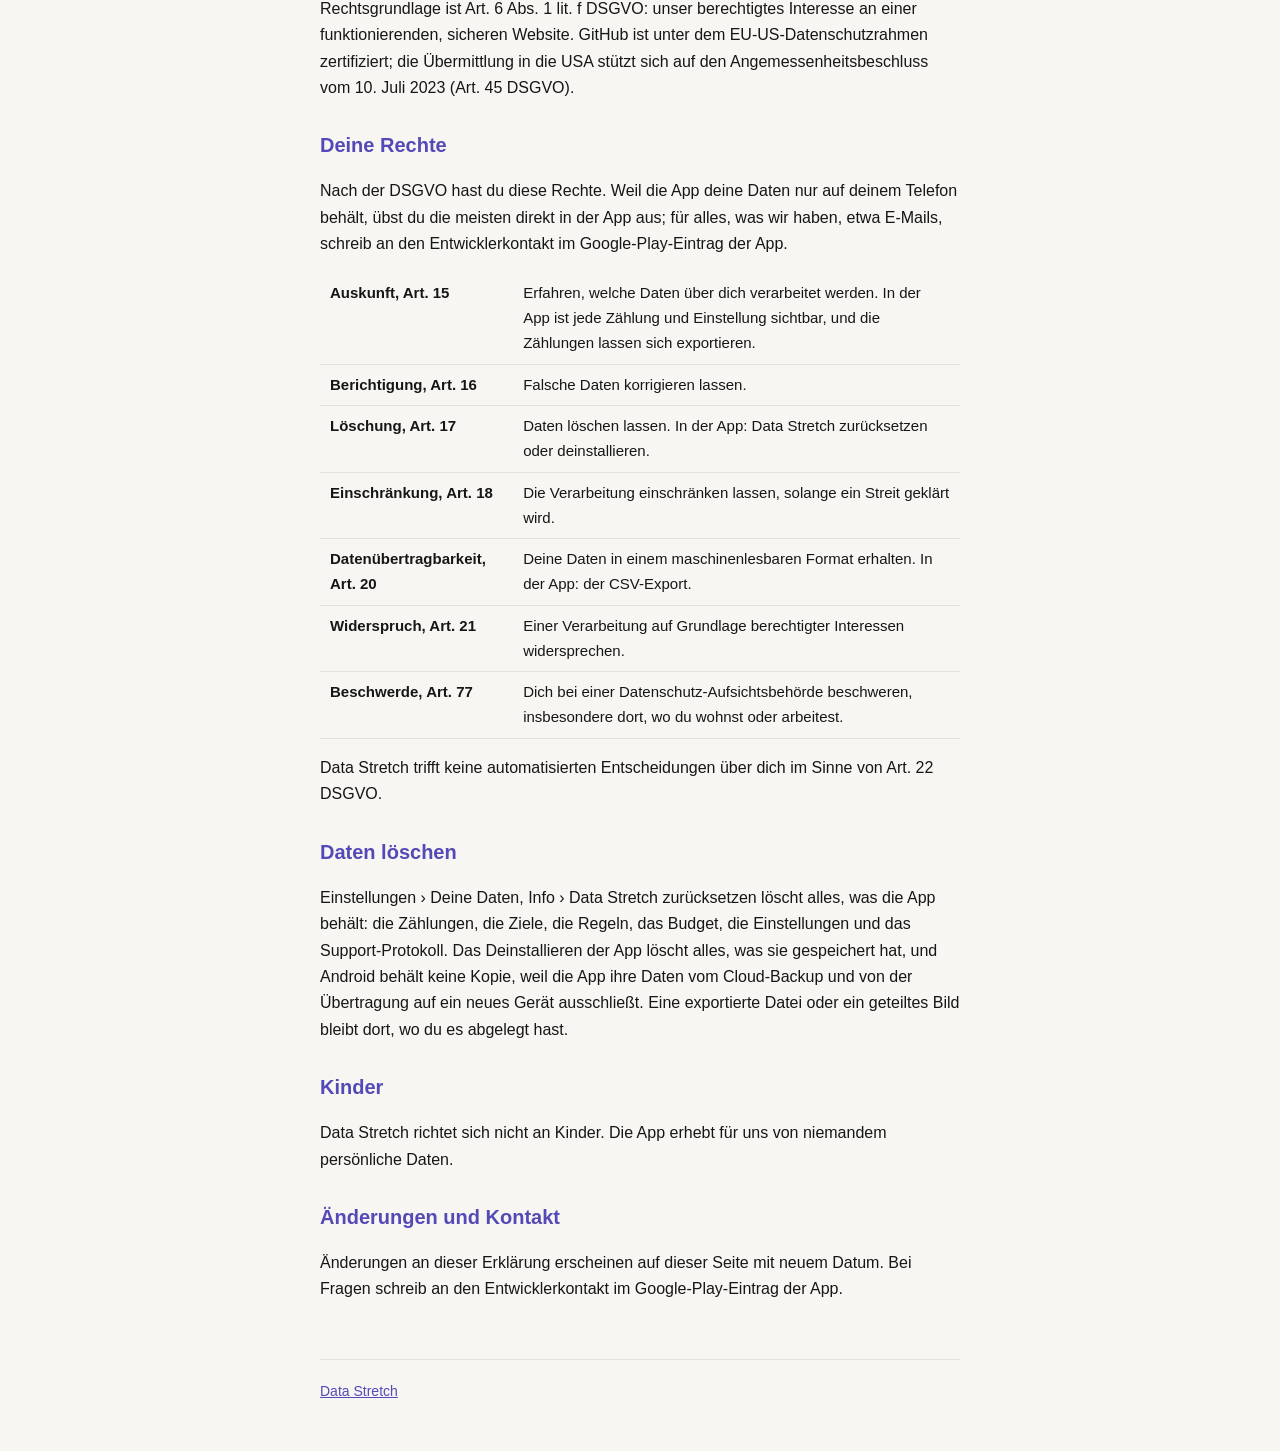
<file: privacy/index.html>
<!doctype html><html lang="en"><head><meta charset="utf-8"><meta name="viewport" content="width=device-width,initial-scale=1"><title>Data Stretch · Privacy policy · Datenschutzerklärung</title>
<meta name="description" content="Privacy policy for the Data Stretch Android app, in English and German. The app works entirely on your phone: no account, no analytics, no server.">
<link rel="canonical" href="https://tensor-tide.github.io/datastretch/privacy/">
<link rel="icon" href="../favicon.svg" type="image/svg+xml">
<link rel="apple-touch-icon" href="../apple-touch-icon.png">
<meta name="theme-color" content="#f7f6f2" media="(prefers-color-scheme: light)">
<meta name="theme-color" content="#0e0e10" media="(prefers-color-scheme: dark)">
<meta property="og:title" content="Data Stretch · Privacy policy">
<meta property="og:url" content="https://tensor-tide.github.io/datastretch/privacy/">
<meta property="og:image" content="https://tensor-tide.github.io/datastretch/og.png">
<link rel="stylesheet" href="../style.css"></head>
<body class="legal">
<header class="site-header" id="top">
  <a class="brand" href="../"><img src="../favicon.svg" alt="" width="28" height="28">Data Stretch</a>
  <nav aria-label="Site"><a href="../">Home</a><a href="../de/" hreflang="de" lang="de">Startseite</a></nav>
</header>
<main>
<div class="eyebrow">Data Stretch</div><h1>Privacy policy</h1>
<p class="lang soft">English · <a href="#de">Deutsch</a> · last updated 3 November 2026</p>
<p><strong>Data Stretch works entirely on this phone. No login, no server, no cloud.</strong> The app has no account, no analytics, no advertising and no third-party software that reports anywhere. It sends nothing about you to us. Your apps' name lookups keep going to your network's own resolver; only on a network that names no resolver at all does Data Stretch fall back to a public one, described below.</p>


<h2>What the app stores, on your phone only</h2>
<ul>
<li><strong>Mobile data counts per app.</strong> With the usage access permission, Data Stretch reads Android's own network statistics to count how much mobile data each app used, today and over the past cycles. It keeps this history for 13 months in its own database on your phone, then deletes older records.</li>
<li><strong>Your settings.</strong> The data budget, the cycle, speed limits and rules for apps, notification choices and the appearance.</li>
<li><strong>Destinations per app, only if you switch it on.</strong> An optional setting, Settings › Your data, about › Destinations per app, records which internet hosts each app talks to and how much data went to each, for the current cycle only. To learn the hosts, the app reads the names in your apps' name lookups and the server name at the start of each encrypted connection, and nothing else of the traffic. It is off by default, the list stays on your phone, and switching it off deletes it.</li>
<li><strong>A support log.</strong> A short technical log of what the app did, kept for 90 days. When you share it, Data Stretch takes out app names, amounts and the budget, and adds the phone model and the Android version.</li>
</ul>

<h2>How pacing works</h2>
<p>To slow or hold back downloads, Data Stretch runs a local VPN on your phone. Android asks for your consent before it starts. The VPN exists only inside the phone: your traffic passes through the app to the internet through your carrier or Wi-Fi, and never through any server of ours. While pacing is on, your apps keep looking up internet names through your network's own resolver, your carrier's or your Wi-Fi's, as they would without Data Stretch. Data Stretch does not change your traffic and stores none of its content. It reads only what it needs to pace: which app opened a connection, the address, the amounts, and how long name lookups take. With Destinations per app on, it also reads the host names, as described above.</p>

<h2>Google Public DNS, only as a fallback</h2>
<p>Only when the network your phone uses names no resolver at all, and only while pacing is on, do your apps' name lookups go to Google Public DNS instead, a service of Google LLC, 1600 Amphitheatre Parkway, Mountain View, CA 94043, USA. Google receives the public IP address your phone uses on the internet and the names your apps look up. Google processes this as its own controller under the <a href="https://developers.google.com/speed/public-dns/privacy" rel="noopener">Google Public DNS privacy notice</a>, which states that logs with the full IP address are deleted within 24 to 48 hours.</p>
<table>
<tr><th scope="row">Purpose</th><td>Resolving internet names when the network offers no resolver of its own, so that your apps keep working while the VPN paces traffic.</td></tr>
<tr><th scope="row">Legal basis</th><td>Art. 6(1)(b) GDPR: it is needed to provide the pacing you switched on.</td></tr>
<tr><th scope="row">Transfer outside the EU</th><td>Google LLC is certified under the EU–U.S. Data Privacy Framework; the transfer rests on the European Commission's adequacy decision of 10 July 2023 (Art. 45 GDPR).</td></tr>
<tr><th scope="row">How to stop it</th><td>Switch pacing off. On a network that names a resolver, this never happens.</td></tr>
</table>
<p>Data Stretch itself sends nothing to Google and never sees what Google stores.</p>

<h2>What leaves your phone, and only when you choose</h2>
<ul>
<li><strong>A shared summary.</strong> The app can draw a picture of your month or week in data, with your top apps by name and, if you choose, the amounts. It leaves the phone only when you tap Share and pick an app in Android's share sheet.</li>
<li><strong>The support log.</strong> You see it first, and it leaves the phone only through the share sheet when you choose to send it.</li>
<li><strong>An export.</strong> A CSV file of your counts can be saved in your phone's Downloads folder. Data Stretch does not upload it.</li>
</ul>

<h2>Permissions</h2>
<ul>
<li><strong>Usage access</strong> to count mobile data per app and to know which app is on screen.</li>
<li><strong>VPN</strong> (asked by Android) to pace traffic on the phone.</li>
<li><strong>Notifications</strong> to tell you about speed changes, the new month and similar events. Each of these can be switched off in the app; the ongoing notification while pacing runs, which Android requires, and the notice that pacing has stopped cannot.</li>
<li><strong>Run at startup</strong> so pacing resumes after a reboot or an update of the app if it was on.</li>
</ul>
<p>The app needs internet access only so that your apps' traffic can pass through the local VPN. It makes no connection of its own.</p>

<h2>When you write to us</h2>
<p>If you send us an e-mail, or choose us as the recipient of the support log, we receive your e-mail address, your message and whatever you attached. We use it only to answer you and to fix the problem you report (Art. 6(1)(b) and (f) GDPR), and delete it once your request is settled, unless a legal duty requires us to keep it longer.</p>

<h2 id="feedback">The feedback form</h2>
<p>The <a href="../feedback/">feedback page</a> links to a form on Google Forms, a service of Google Ireland Limited, Gordon House, Barrow Street, Dublin 4, Ireland. The form asks for your message and, if you like, your phone model, the app's version and an e-mail address for a reply; every field but the message is optional, and the form needs no Google account. Your answers are stored in our Google account. Google also processes the technical data your browser sends when you open the form, such as your IP address, under its own <a href="https://policies.google.com/privacy" rel="noopener">privacy policy</a>. We use your answers only to improve Data Stretch and, if you left an address, to answer you (Art. 6(1)(f) GDPR, and Art. 6(1)(b) for a reply), and delete a response once it has been dealt with, unless a legal duty requires us to keep it longer.</p>

<h2>Google Play</h2>
<p>You get Data Stretch through Google Play, which Google operates under its own <a href="https://policies.google.com/privacy" rel="noopener">privacy policy</a>. Google gives developers aggregate statistics such as install counts and, from people who allowed Android to share usage and diagnostics, crash reports that do not name you. We use them only to keep the app working.</p>

<h2>This website</h2>
<p>This website uses no cookies, no analytics, no external fonts and no third-party scripts. It is hosted on GitHub Pages by GitHub, Inc., 88 Colin P. Kelly Jr. Street, San Francisco, CA 94107, USA. GitHub processes the technical data your browser sends with every request (IP address, time, page requested, browser type) to deliver the page and keep it secure, and keeps these logs under the <a href="https://docs.github.com/en/site-policy/privacy-policies/github-general-privacy-statement" rel="noopener">GitHub General Privacy Statement</a>. The legal basis is Art. 6(1)(f) GDPR: our legitimate interest in a working, secure website. GitHub is certified under the EU–U.S. Data Privacy Framework, so the transfer to the USA rests on the adequacy decision of 10 July 2023 (Art. 45 GDPR).</p>

<h2>Your rights</h2>
<p>Under the GDPR you have these rights. Because the app keeps your data only on your phone, you exercise most of them directly in the app; for anything we hold, such as e-mails, write to the developer contact shown on the app's Google Play listing.</p>
<table>
<tr><th scope="row">Access, Art. 15</th><td>Learn what data about you is processed. In the app, every count and setting is visible on screen, and the counts can be exported.</td></tr>
<tr><th scope="row">Rectification, Art. 16</th><td>Have incorrect data corrected.</td></tr>
<tr><th scope="row">Erasure, Art. 17</th><td>Have data deleted. In the app: Reset Data Stretch, or uninstall it.</td></tr>
<tr><th scope="row">Restriction, Art. 18</th><td>Have processing limited while a dispute is resolved.</td></tr>
<tr><th scope="row">Portability, Art. 20</th><td>Receive your data in a machine-readable format. In the app: the CSV export.</td></tr>
<tr><th scope="row">Objection, Art. 21</th><td>Object to processing based on legitimate interest.</td></tr>
<tr><th scope="row">Complaint, Art. 77</th><td>Complain to a data protection supervisory authority, in particular the one where you live or work.</td></tr>
</table>
<p>Data Stretch makes no automated decisions about you within the meaning of Art. 22 GDPR.</p>

<h2>Deleting your data</h2>
<p>Settings › Your data, about › Reset Data Stretch deletes everything the app keeps: the counts, the destinations, the rules, the budget, the settings and the support log. Uninstalling the app deletes everything it stored, and Android keeps no copy, because the app excludes its data from cloud backup and from device-to-device transfer. A file you exported or an image you shared stays where you put it.</p>

<h2>Children</h2>
<p>Data Stretch is not directed at children. The app collects no personal information for us from anyone.</p>

<h2>Changes and contact</h2>
<p>Changes to this policy appear on this page with a new date. For questions, write to the developer contact shown on the app's Google Play listing.</p>

<hr>
<div id="de" lang="de">
<div class="eyebrow">Data Stretch</div><h1>Datenschutzerklärung</h1>
<p class="lang soft"><a href="#top" hreflang="en" lang="en">English</a> · Deutsch · zuletzt aktualisiert am 3. November 2026</p>
<p><strong>Data Stretch arbeitet vollständig auf diesem Telefon. Kein Login, kein Server, keine Cloud.</strong> Die App hat kein Konto, keine Analyse, keine Werbung und keine Software von Dritten, die irgendwohin berichtet. Sie sendet nichts über dich an uns. Die Namensabfragen deiner Apps gehen weiter an den Namensdienst deines Netzes; nur in einem Netz, das gar keinen nennt, weicht Data Stretch auf einen öffentlichen aus, siehe unten.</p>


<h2>Was die App speichert, nur auf deinem Telefon</h2>
<ul>
<li><strong>Mobile Daten pro App.</strong> Mit der Berechtigung für den Nutzungszugriff liest Data Stretch Androids eigene Netzwerkstatistik, um zu zählen, wie viele mobile Daten jede App verbraucht hat, heute und in den vergangenen Zyklen. Diesen Verlauf behält die App 13 Monate in ihrer eigenen Datenbank auf deinem Telefon und löscht ältere Einträge dann.</li>
<li><strong>Deine Einstellungen.</strong> Das Datenbudget, der Zyklus, Tempolimits und Regeln für Apps, die Wahl der Benachrichtigungen und das Erscheinungsbild.</li>
<li><strong>Ziele pro App, nur wenn du es einschaltest.</strong> Eine optionale Einstellung, Einstellungen › Deine Daten, Info › Ziele pro App, hält fest, mit welchen Internet-Hosts jede App spricht und wie viele Daten an jeden gingen, nur für den laufenden Zyklus. Um die Hosts zu erfahren, liest die App die Namen in den Namensabfragen deiner Apps und den Servernamen am Anfang jeder verschlüsselten Verbindung, und sonst nichts vom Datenverkehr. Sie ist standardmäßig aus, die Liste bleibt auf deinem Telefon, und beim Ausschalten wird sie gelöscht.</li>
<li><strong>Ein Support-Protokoll.</strong> Ein kurzes technisches Protokoll dessen, was die App getan hat, 90 Tage lang aufbewahrt. Wenn du es teilst, entfernt Data Stretch App-Namen, Mengen und das Budget und fügt das Telefonmodell und die Android-Version hinzu.</li>
</ul>

<h2>Wie das Pacing funktioniert</h2>
<p>Um Downloads zu drosseln oder zurückzuhalten, betreibt Data Stretch ein lokales VPN auf deinem Telefon. Android fragt dich um Zustimmung, bevor es startet. Das VPN existiert nur im Telefon: dein Datenverkehr läuft durch die App über deinen Anbieter oder dein WLAN ins Internet und nie über einen Server von uns. Solange das Pacing läuft, fragen deine Apps Internetnamen weiter über den Namensdienst deines Netzes ab, den deines Anbieters oder deines WLANs, wie ohne Data Stretch. Data Stretch verändert deinen Datenverkehr nicht und speichert nichts von seinem Inhalt. Sie liest nur, was sie zum Drosseln braucht: welche App eine Verbindung geöffnet hat, die Adresse, die Mengen und wie lange Namensabfragen dauern. Mit eingeschalteten Zielen pro App liest sie zusätzlich die Hostnamen, wie oben beschrieben.</p>

<h2>Google Public DNS, nur als Ausweichlösung</h2>
<p>Nur wenn das Netz, das dein Telefon nutzt, gar keinen Namensdienst nennt, und nur solange das Pacing läuft, gehen die Namensabfragen deiner Apps stattdessen an Google Public DNS, einen Dienst der Google LLC, 1600 Amphitheatre Parkway, Mountain View, CA 94043, USA. Google erhält die öffentliche IP-Adresse, mit der dein Telefon im Internet auftritt, und die Namen, die deine Apps abfragen. Google verarbeitet dies als eigener Verantwortlicher nach dem <a href="https://developers.google.com/speed/public-dns/privacy?hl=de" rel="noopener">Datenschutzhinweis von Google Public DNS</a>, wonach Protokolle mit der vollständigen IP-Adresse innerhalb von 24 bis 48 Stunden gelöscht werden.</p>
<table>
<tr><th scope="row">Zweck</th><td>Internetnamen auflösen, wenn das Netz keinen eigenen Namensdienst anbietet, damit deine Apps weiter funktionieren, während das VPN den Datenverkehr drosselt.</td></tr>
<tr><th scope="row">Rechtsgrundlage</th><td>Art. 6 Abs. 1 lit. b DSGVO: Es ist nötig, um das Pacing bereitzustellen, das du eingeschaltet hast.</td></tr>
<tr><th scope="row">Übermittlung außerhalb der EU</th><td>Die Google LLC ist unter dem EU-US-Datenschutzrahmen (Data Privacy Framework) zertifiziert; die Übermittlung stützt sich auf den Angemessenheitsbeschluss der Europäischen Kommission vom 10. Juli 2023 (Art. 45 DSGVO).</td></tr>
<tr><th scope="row">So beendest du es</th><td>Schalte das Pacing aus. In einem Netz, das einen Namensdienst nennt, geschieht es nie.</td></tr>
</table>
<p>Data Stretch selbst sendet nichts an Google und sieht nie, was Google speichert.</p>

<h2>Was dein Telefon verlässt, und nur wenn du es willst</h2>
<ul>
<li><strong>Eine geteilte Zusammenfassung.</strong> Die App kann ein Bild deines Monats oder deiner Woche in Daten zeichnen, mit deinen meistgenutzten Apps beim Namen und, wenn du willst, den Mengen. Es verlässt das Telefon nur, wenn du auf Teilen tippst und in Androids Teilen-Dialog eine App wählst.</li>
<li><strong>Das Support-Protokoll.</strong> Du siehst es zuerst, und es verlässt das Telefon nur über den Teilen-Dialog, wenn du es senden möchtest.</li>
<li><strong>Ein Export.</strong> Eine CSV-Datei deiner Zählungen kann im Download-Ordner deines Telefons gespeichert werden. Data Stretch lädt sie nirgendwohin hoch.</li>
</ul>

<h2>Berechtigungen</h2>
<ul>
<li><strong>Nutzungszugriff</strong>, um mobile Daten pro App zu zählen und zu erkennen, welche App auf dem Bildschirm ist.</li>
<li><strong>VPN</strong> (von Android abgefragt), um den Datenverkehr auf dem Telefon zu drosseln.</li>
<li><strong>Benachrichtigungen</strong>, um dich über Geschwindigkeitswechsel, den neuen Monat und Ähnliches zu informieren. Jede dieser Arten lässt sich in der App abschalten; die dauerhafte Benachrichtigung während des Pacings, die Android verlangt, und der Hinweis, dass das Pacing gestoppt wurde, nicht.</li>
<li><strong>Beim Start ausführen</strong>, damit das Pacing nach einem Neustart oder einem Update der App weiterläuft, wenn es an war.</li>
</ul>
<p>Internetzugriff braucht die App nur, damit der Datenverkehr deiner Apps durch das lokale VPN laufen kann. Sie baut keine eigene Verbindung auf.</p>

<h2>Wenn du uns schreibst</h2>
<p>Wenn du uns eine E-Mail schickst oder uns als Empfänger des Support-Protokolls wählst, erhalten wir deine E-Mail-Adresse, deine Nachricht und was du angehängt hast. Wir nutzen das nur, um dir zu antworten und das gemeldete Problem zu beheben (Art. 6 Abs. 1 lit. b und f DSGVO), und löschen es, sobald deine Anfrage erledigt ist, sofern keine gesetzliche Pflicht eine längere Aufbewahrung verlangt.</p>

<h2 id="feedback-de">Das Feedback-Formular</h2>
<p>Die <a href="../feedback/#de">Feedback-Seite</a> verlinkt auf ein Formular bei Google Forms, einem Dienst der Google Ireland Limited, Gordon House, Barrow Street, Dublin 4, Irland. Das Formular fragt nach deiner Nachricht und, wenn du möchtest, nach deinem Handymodell, der Version der App und einer E-Mail-Adresse für eine Antwort; außer der Nachricht ist jedes Feld freiwillig, und du brauchst kein Google-Konto. Deine Antworten werden in unserem Google-Konto gespeichert. Google verarbeitet außerdem die technischen Daten, die dein Browser beim Öffnen des Formulars sendet, etwa deine IP-Adresse, nach seiner eigenen <a href="https://policies.google.com/privacy?hl=de" rel="noopener">Datenschutzerklärung</a>. Wir nutzen deine Antworten nur, um Data Stretch zu verbessern und dir, wenn du eine Adresse angegeben hast, zu antworten (Art. 6 Abs. 1 lit. f DSGVO, für eine Antwort Art. 6 Abs. 1 lit. b), und löschen eine Antwort, sobald sie erledigt ist, sofern keine gesetzliche Pflicht eine längere Aufbewahrung verlangt.</p>

<h2>Google Play</h2>
<p>Du erhältst Data Stretch über Google Play, das Google nach seiner eigenen <a href="https://policies.google.com/privacy?hl=de" rel="noopener">Datenschutzerklärung</a> betreibt. Google stellt Entwicklern zusammengefasste Statistiken bereit, etwa Installationszahlen, und von Personen, die Android das Teilen von Nutzungs- und Diagnosedaten erlaubt haben, Absturzberichte, die dich nicht namentlich nennen. Wir nutzen sie nur, damit die App funktioniert.</p>

<h2>Diese Website</h2>
<p>Diese Website verwendet keine Cookies, keine Analyse, keine externen Schriften und keine Skripte von Dritten. Sie wird über GitHub Pages von GitHub, Inc., 88 Colin P. Kelly Jr. Street, San Francisco, CA 94107, USA, bereitgestellt. GitHub verarbeitet die technischen Daten, die dein Browser bei jedem Abruf sendet (IP-Adresse, Zeitpunkt, aufgerufene Seite, Browsertyp), um die Seite auszuliefern und sicher zu betreiben, und bewahrt diese Protokolle nach dem <a href="https://docs.github.com/en/site-policy/privacy-policies/github-general-privacy-statement" rel="noopener">GitHub General Privacy Statement</a> auf. Rechtsgrundlage ist Art. 6 Abs. 1 lit. f DSGVO: unser berechtigtes Interesse an einer funktionierenden, sicheren Website. GitHub ist unter dem EU-US-Datenschutzrahmen zertifiziert; die Übermittlung in die USA stützt sich auf den Angemessenheitsbeschluss vom 10. Juli 2023 (Art. 45 DSGVO).</p>

<h2>Deine Rechte</h2>
<p>Nach der DSGVO hast du diese Rechte. Weil die App deine Daten nur auf deinem Telefon behält, übst du die meisten direkt in der App aus; für alles, was wir haben, etwa E-Mails, schreib an den Entwicklerkontakt im Google-Play-Eintrag der App.</p>
<table>
<tr><th scope="row">Auskunft, Art. 15</th><td>Erfahren, welche Daten über dich verarbeitet werden. In der App ist jede Zählung und Einstellung sichtbar, und die Zählungen lassen sich exportieren.</td></tr>
<tr><th scope="row">Berichtigung, Art. 16</th><td>Falsche Daten korrigieren lassen.</td></tr>
<tr><th scope="row">Löschung, Art. 17</th><td>Daten löschen lassen. In der App: Data Stretch zurücksetzen oder deinstallieren.</td></tr>
<tr><th scope="row">Einschränkung, Art. 18</th><td>Die Verarbeitung einschränken lassen, solange ein Streit geklärt wird.</td></tr>
<tr><th scope="row">Datenübertragbarkeit, Art. 20</th><td>Deine Daten in einem maschinenlesbaren Format erhalten. In der App: der CSV-Export.</td></tr>
<tr><th scope="row">Widerspruch, Art. 21</th><td>Einer Verarbeitung auf Grundlage berechtigter Interessen widersprechen.</td></tr>
<tr><th scope="row">Beschwerde, Art. 77</th><td>Dich bei einer Datenschutz-Aufsichtsbehörde beschweren, insbesondere dort, wo du wohnst oder arbeitest.</td></tr>
</table>
<p>Data Stretch trifft keine automatisierten Entscheidungen über dich im Sinne von Art. 22 DSGVO.</p>

<h2>Daten löschen</h2>
<p>Einstellungen › Deine Daten, Info › Data Stretch zurücksetzen löscht alles, was die App behält: die Zählungen, die Ziele, die Regeln, das Budget, die Einstellungen und das Support-Protokoll. Das Deinstallieren der App löscht alles, was sie gespeichert hat, und Android behält keine Kopie, weil die App ihre Daten vom Cloud-Backup und von der Übertragung auf ein neues Gerät ausschließt. Eine exportierte Datei oder ein geteiltes Bild bleibt dort, wo du es abgelegt hast.</p>

<h2>Kinder</h2>
<p>Data Stretch richtet sich nicht an Kinder. Die App erhebt für uns von niemandem persönliche Daten.</p>

<h2>Änderungen und Kontakt</h2>
<p>Änderungen an dieser Erklärung erscheinen auf dieser Seite mit neuem Datum. Bei Fragen schreib an den Entwicklerkontakt im Google-Play-Eintrag der App.</p>
</div>
</main>
<footer class="site-footer">
  <a href="../">Data Stretch</a>
</footer>
</body></html>
</file>
<file: style.css>
:root {
  --bg: #f7f6f2;
  --surface: #ffffff;
  --ink: #161616;
  --soft: #5f5e5a;
  --accent: #534ab7;
  --accent-ink: #ffffff;
  --accent-tint: #ecebf8;
  --rule: #e3e1da;
  --paced: #2f7d52;
  --paced-band: #8cbea0;
  --ok: #2f7d4f;
  --warn: #a8551b;
}
@media (prefers-color-scheme: dark) {
  :root {
    --bg: #0e0e10;
    --surface: #18181c;
    --ink: #f2f2f2;
    --soft: #b4b2a9;
    --accent: #9a93f0;
    --accent-ink: #0e0e10;
    --accent-tint: #23213d;
    --rule: #2e2e33;
    --paced: #8cbea0;
    --paced-band: #8cbea0;
    --ok: #6fcf97;
    --warn: #f2a65a;
  }
}

* { box-sizing: border-box; }
html { background: var(--bg); color-scheme: light dark; }
body {
  margin: 0 auto;
  padding: 32px 20px 48px;
  max-width: 680px;
  font: 16px/1.65 -apple-system, "Segoe UI", Roboto, Helvetica, Arial, sans-serif;
  color: var(--ink);
  background: var(--bg);
}
body.wide { max-width: 960px; }

h1 { font-size: 28px; line-height: 1.2; margin: 8px 0 4px; }
h2 { font-size: 20px; margin: 28px 0 6px; color: var(--accent); }
h3 { font-size: 17px; margin: 0 0 4px; }
.eyebrow { font-size: 12px; letter-spacing: 1.5px; font-weight: 600; color: var(--accent); text-transform: uppercase; }
.soft { color: var(--soft); }
a { color: var(--accent); }
a:focus-visible, .button:focus-visible { outline: 2px solid var(--accent); outline-offset: 3px; border-radius: 4px; }
hr { border: 0; border-top: 1px solid var(--rule); margin: 36px 0; }
ul { padding-left: 20px; }
li { margin: 4px 0; }
.lang { font-size: 14px; margin: 0 0 20px; }

.skip { position: absolute; left: -9999px; }
.skip:focus { left: 16px; top: 16px; background: var(--surface); padding: 8px 12px; z-index: 10; }

/* Header and footer */
.site-header { flex-wrap: wrap; display: flex; justify-content: space-between; align-items: center; gap: 16px; margin-bottom: 40px; }
.brand { white-space: nowrap; display: flex; align-items: center; gap: 10px; font-weight: 700; color: var(--ink); text-decoration: none; }
.brand img { width: 28px; height: 28px; }
.site-header nav { font-size: 14px; display: flex; gap: 8px 16px; flex-wrap: wrap; }
.site-footer { margin-top: 56px; padding-top: 20px; border-top: 1px solid var(--rule); font-size: 14px; color: var(--soft); display: flex; flex-wrap: wrap; gap: 8px 20px; }

/* Landing page */
.hero { display: grid; gap: 32px; align-items: center; }
@media (min-width: 760px) { .hero { grid-template-columns: 1.2fr 1fr; } }
.hero h1 { font-size: clamp(30px, 6vw, 44px); letter-spacing: -0.5px; }
.lede { font-size: 18px; color: var(--soft); margin: 12px 0 24px; }
.button {
  display: inline-block; padding: 12px 20px; border-radius: 999px;
  background: var(--accent); color: var(--accent-ink); font-weight: 600; text-decoration: none;
}
.button.ghost { background: transparent; color: var(--accent); border: 1.5px solid var(--accent); }
.cta { display: flex; flex-wrap: wrap; gap: 12px; align-items: center; }
.pace-figure { background: var(--surface); border: 1px solid var(--rule); border-radius: 20px; padding: 20px; margin: 0; }
.pace-figure svg { width: 100%; height: auto; display: block; }
.pace-figure figcaption { font-size: 13px; color: var(--soft); margin-top: 8px; }

section { margin-top: 64px; }
section > h2 { font-size: 24px; color: var(--ink); margin-bottom: 16px; }

.steps { list-style: none; padding: 0; display: grid; gap: 16px; counter-reset: step; }
@media (min-width: 760px) { .steps { grid-template-columns: repeat(3, 1fr); } }
.steps li { counter-increment: step; margin: 0; padding: 20px; background: var(--surface); border: 1px solid var(--rule); border-radius: 16px; }
.steps li::before {
  content: counter(step); display: inline-grid; place-items: center; width: 28px; height: 28px; margin-bottom: 10px;
  border-radius: 50%; background: var(--accent-tint); color: var(--accent); font-weight: 700; font-size: 14px;
}
.steps p, .features p { margin: 0; color: var(--soft); font-size: 15px; }

.features { display: grid; gap: 16px; }
@media (min-width: 600px) { .features { grid-template-columns: repeat(2, 1fr); } }
@media (min-width: 860px) { .features { grid-template-columns: repeat(3, 1fr); } }
.features > div { padding: 18px; border-radius: 16px; border: 1px solid var(--rule); }
.hero .sub { font-size: 20px; font-weight: 600; color: var(--ink); margin: 12px 0 0; }
@media (min-width: 860px) { .features.two { grid-template-columns: repeat(2, 1fr); } }
.features.two > div { padding: 22px; background: var(--surface); }
.features.two h2 { font-size: 20px; color: var(--ink); margin: 0 0 10px; }
.features.two p + p { margin-top: 10px; }
.after { margin: 16px 0 0; font-size: 15px; }
.privacy-line { font-size: 18px; font-weight: 600; color: var(--ink); padding: 14px 18px; border-left: 3px solid var(--accent); background: var(--accent-tint); border-radius: 0 12px 12px 0; margin: 0 0 16px; }

.promise { width: 100%; border-collapse: collapse; font-size: 15px; }
.promise th, .promise td { text-align: left; padding: 10px 12px; border-bottom: 1px solid var(--rule); vertical-align: top; }
.promise th { font-weight: 600; }
.promise td:last-child { color: var(--soft); }
@media (max-width: 560px) {
  .promise thead { display: none; }
  .promise, .promise tbody, .promise tr, .promise th, .promise td { display: block; }
  .promise tr { padding: 10px 0; border-bottom: 1px solid var(--rule); }
  .promise th, .promise td { border: 0; padding: 2px 0; }
}
.promise, .legal table { overflow-wrap: break-word; hyphens: auto; }
.yes { color: var(--ok); font-weight: 600; white-space: nowrap; }
.no { color: var(--warn); font-weight: 600; white-space: nowrap; }

details { border-bottom: 1px solid var(--rule); padding: 12px 0; }
details summary { cursor: pointer; font-weight: 600; }
details p { margin: 8px 0 0; color: var(--soft); }

/* Legal pages */
.legal table { width: 100%; border-collapse: collapse; font-size: 15px; margin: 8px 0 16px; }
.legal th, .legal td { text-align: left; padding: 8px 10px; border-bottom: 1px solid var(--rule); vertical-align: top; }
.legal th { font-weight: 600; }
.legal address { font-style: normal; }
.todo { background: #fff3c4; color: #5a4300; padding: 0 4px; border-radius: 3px; }
@media (prefers-color-scheme: dark) { .todo { background: #4a3d00; color: #ffe8a3; } }

@media print {
  :root { --bg: #fff; --ink: #000; --soft: #333; --accent: #000; --rule: #ccc; }
  body { max-width: none; padding: 0; font-size: 11pt; }
  .site-header nav, .skip, .cta, .pace-figure { display: none; }
  a { text-decoration: none; }
  h2 { break-after: avoid; }
}
</file>
